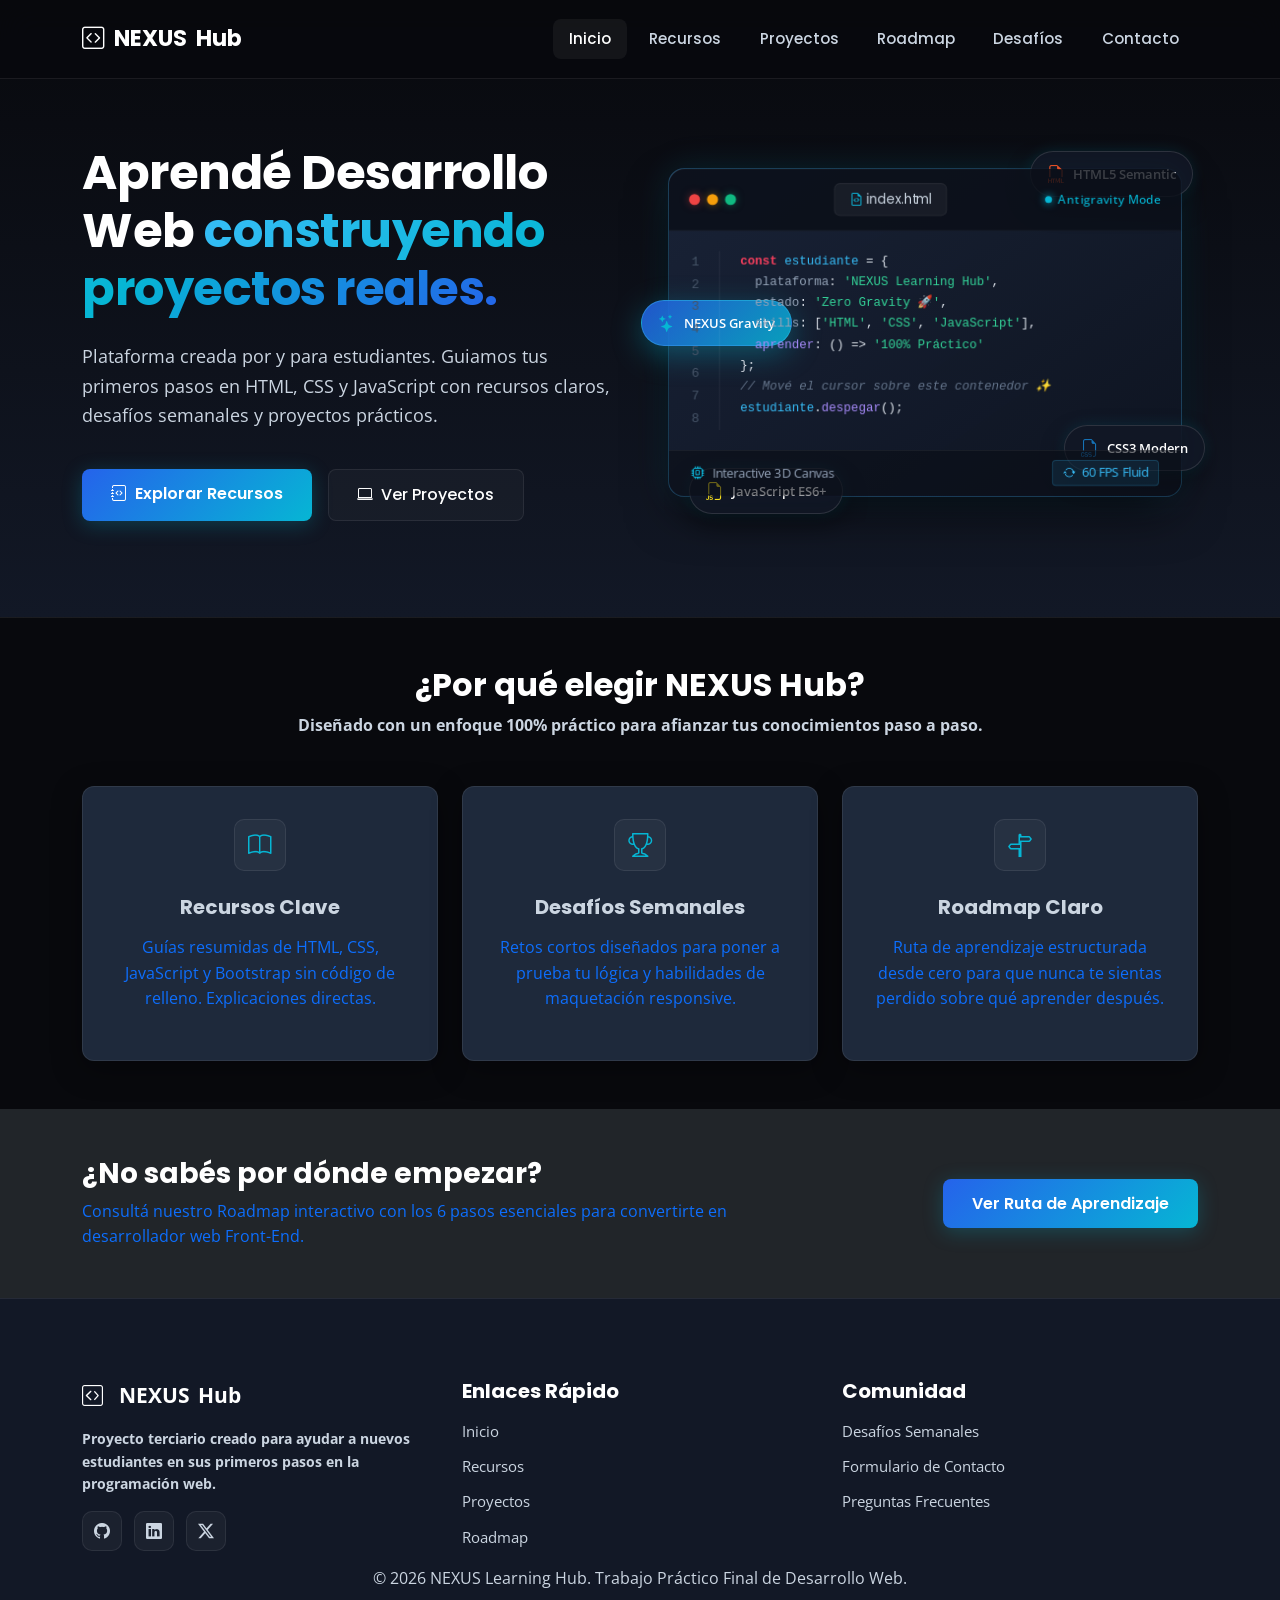
<file: index.html>
<!DOCTYPE html>
<html lang="es">

<head>
  <meta charset="UTF-8">
  <meta name="viewport" content="width=device-width, initial-scale=1.0">
  <meta name="description"
    content="NEXUS Learning Hub - Plataforma educativa para estudiantes que están comenzando en desarrollo web. Aprende HTML, CSS, JavaScript y Bootstrap.">
  <title>NEXUS Learning Hub | Inicio</title>

  <!-- Bootstrap CSS -->
  <link href="https://cdn.jsdelivr.net/npm/bootstrap@5.3.2/dist/css/bootstrap.min.css" rel="stylesheet">
  <!-- Bootstrap Icons-->
  <link href="https://cdn.jsdelivr.net/npm/bootstrap-icons@1.11.3/font/bootstrap-icons.min.css" rel="stylesheet">

  <!-- Estilos  -->
  <link rel="stylesheet" href="css/style.css">
  <link rel="stylesheet" href="css/responsive.css">
</head>

<body class="home-page">

  <!-- NAV BAR  -->
  <nav class="navbar navbar-expand-lg navbar-nexus fixed-top" data-bs-theme="dark">
    <div class="container">
      <a class="navbar-brand" href="index.html">
        <i class="bi bi-code-square"></i> NEXUS<span>Hub</span>
      </a>
      <button class="navbar-toggler" type="button" data-bs-toggle="collapse" data-bs-target="#nexusNavbar"
        aria-controls="nexusNavbar" aria-expanded="false" aria-label="Toggle navigation">
        <span class="navbar-toggler-icon"></span>
      </button>

      <div class="collapse navbar-collapse" id="nexusNavbar">
        <ul class="navbar-nav ms-auto mb-2 mb-lg-0">
          <li class="nav-item">
            <a class="nav-link active" href="index.html">Inicio</a>
          </li>
          <li class="nav-item">
            <a class="nav-link" href="recursos.html">Recursos</a>
          </li>
          <li class="nav-item">
            <a class="nav-link" href="proyectos.html">Proyectos</a>
          </li>
          <li class="nav-item">
            <a class="nav-link" href="roadmap.html">Roadmap</a>
          </li>
          <li class="nav-item">
            <a class="nav-link" href="desafios.html">Desafíos</a>
          </li>
          <li class="nav-item">
            <a class="nav-link" href="contacto.html">Contacto</a>
          </li>
        </ul>
      </div>
    </div>
  </nav>

  <!--  HERO SECTION  -->
  <header class="hero-section">
    <div class="container">
      <div class="row align-items-center gy-4">
        <div class="col-lg-6">
          <h1 class="hero-title">
            Aprendé Desarrollo Web <span class="highlight">construyendo proyectos reales.</span>
          </h1>
          <p class="hero-subtitle">
            Plataforma creada por y para estudiantes. Guiamos tus primeros pasos en HTML, CSS y JavaScript con recursos
            claros, desafíos semanales y proyectos prácticos.
          </p>
          <div class="d-flex flex-wrap gap-3 hero-buttons">
            <a href="recursos.html" class="btn btn-nexus-primary">
              <i class="bi bi-journal-code me-2"></i>Explorar Recursos
            </a>
            <a href="proyectos.html" class="btn btn-nexus-outline">
              <i class="bi bi-laptop me-2"></i>Ver Proyectos
            </a>
          </div>
        </div>
        <div class="col-lg-6 hero-img-container">
          <!-- Contenedor Antigravity 3D Interactivo con Cursor -->
          <div class="antigravity-scene" id="heroAntigravityScene" data-antigravity="true" data-tilt-max="15"
            data-drift-max="12">
            <div class="antigravity-card" id="heroCard">
              <!-- Resplandor dinámico de cursor (Spotlight / Glare) -->
              <div class="card-glare"></div>

              <!-- Barra superior estilo macOS / IDE -->
              <div class="ide-window-header">
                <div class="ide-dots">
                  <span class="dot dot-red"></span>
                  <span class="dot dot-yellow"></span>
                  <span class="dot dot-green"></span>
                </div>
                <div class="ide-tab">
                  <i class="bi bi-file-earmark-code text-info me-1"></i> index.html
                </div>
                <div class="ide-status">
                  <span class="status-pulse"></span> Antigravity Mode
                </div>
              </div>

              <!-- Cuerpo del Editor de Código con Syntax Highlighting -->
              <div class="ide-body">
                <div class="ide-line-numbers">
                  <span>1</span>
                  <span>2</span>
                  <span>3</span>
                  <span>4</span>
                  <span>5</span>
                  <span>6</span>
                  <span>7</span>
                  <span>8</span>
                </div>
                <pre class="ide-code"><code><span class="token-keyword">const</span> <span class="token-var">estudiante</span> = {
  <span class="token-prop">plataforma</span>: <span class="token-string">'NEXUS Learning Hub'</span>,
  <span class="token-prop">estado</span>: <span class="token-string">'Zero Gravity 🚀'</span>,
  <span class="token-prop">skills</span>: [<span class="token-string">'HTML'</span>, <span class="token-string">'CSS'</span>, <span class="token-string">'JavaScript'</span>],
  <span class="token-func">aprender</span>: () =&gt; <span class="token-string">'100% Práctico'</span>
};
<span class="token-comment">// Mové el cursor sobre este contenedor ✨</span>
<span class="token-var">estudiante</span>.<span class="token-func">despegar</span>();</code></pre>
              </div>

              <!-- Preview inferior -->
              <div class="ide-footer-preview">
                <div class="preview-mini-pill">
                  <i class="bi bi-cpu text-info me-1"></i> Interactive 3D Canvas
                </div>
                <div class="preview-stats">
                  <span class="stat-badge"><i class="bi bi-arrow-repeat spin-slow me-1"></i> 60 FPS Fluid</span>
                </div>
              </div>

              <!-- Elementos orbitales flotantes con Parallax en profundidad 3D -->
              <div class="floating-orbit floating-chip-1" data-depth="45">
                <div class="chip-content">
                  <i class="bi bi-filetype-html chip-icon html-icon"></i>
                  <span>HTML5 Semantic</span>
                </div>
              </div>

              <div class="floating-orbit floating-chip-2" data-depth="75">
                <div class="chip-content">
                  <i class="bi bi-filetype-css chip-icon css-icon"></i>
                  <span>CSS3 Modern</span>
                </div>
              </div>

              <div class="floating-orbit floating-chip-3" data-depth="60">
                <div class="chip-content">
                  <i class="bi bi-filetype-js chip-icon js-icon"></i>
                  <span>JavaScript ES6+</span>
                </div>
              </div>

              <div class="floating-orbit floating-chip-4" data-depth="90">
                <div class="chip-content rocket-chip">
                  <i class="bi bi-stars chip-icon glow-icon"></i>
                  <span>NEXUS Gravity</span>
                </div>
              </div>
            </div>
          </div>
        </div>
      </div>
    </div>
  </header>

  <!-- CARACTERÍSTICAS / DESTACADOS -->
  <section class="py-5">
    <div class="container">
      <div class="text-center mb-5 reveal-on-scroll">
        <h2 class="fw-bold">¿Por qué elegir NEXUS Hub?</h2>
        <p class="fw-bold">Diseñado con un enfoque 100% práctico para afianzar tus conocimientos paso a paso.</p>
      </div>

      <div class="row g-4">
        <div class="col-md-4 reveal-on-scroll">
          <div class="custom-card text-center" data-antigravity="true" data-tilt-max="8" data-drift-max="5">
            <div class="card-glare"></div>
            <div class="card-icon-wrapper mx-auto">
              <i class="bi bi-book"></i>
            </div>
            <h4 class="h5 fw-bold mb-3">Recursos Clave</h4>
            <p class="text-primary">Guías resumidas de HTML, CSS, JavaScript y Bootstrap sin código de relleno.
              Explicaciones directas.</p>
          </div>
        </div>

        <div class="col-md-4 reveal-on-scroll">
          <div class="custom-card text-center" data-antigravity="true" data-tilt-max="8" data-drift-max="5">
            <div class="card-glare"></div>
            <div class="card-icon-wrapper mx-auto">
              <i class="bi bi-trophy"></i>
            </div>
            <h4 class="h5 fw-bold mb-3">Desafíos Semanales</h4>
            <p class="text-primary">Retos cortos diseñados para poner a prueba tu lógica y habilidades de maquetación
              responsive.</p>
          </div>
        </div>

        <div class="col-md-4 reveal-on-scroll">
          <div class="custom-card text-center" data-antigravity="true" data-tilt-max="8" data-drift-max="5">
            <div class="card-glare"></div>
            <div class="card-icon-wrapper mx-auto">
              <i class="bi bi-signpost-split"></i>
            </div>
            <h4 class="h5 fw-bold mb-3">Roadmap Claro</h4>
            <p class="text-primary">Ruta de aprendizaje estructurada desde cero para que nunca te sientas perdido sobre
              qué aprender después.</p>
          </div>
        </div>
      </div>
    </div>
  </section>

  <!-- CALL TO ACTION ROADMAP  -->
  <section class="bg-dark py-5">
    <div class="container">
      <div class="row align-items-center">
        <div class="col-lg-8 reveal-on-scroll mb-4 mb-lg-0">
          <h3 class="fw-bold mb-2">¿No sabés por dónde empezar?</h3>
          <p class="text-primary mb-0">Consultá nuestro Roadmap interactivo con los 6 pasos esenciales para convertirte
            en desarrollador web Front-End.</p>
        </div>
        <div class="col-lg-4 text-lg-end reveal-on-scroll">
          <a href="roadmap.html" class="btn btn-nexus-primary">Ver Ruta de Aprendizaje</a>
        </div>
      </div>
    </div>
  </section>

  <!-- BOTÓN VOLVER ARRIBA  -->
  <button id="btn-top" title="Volver arriba">
    <i class="bi bi-arrow-up"></i>
  </button>

  <!-- FOOTER  -->
  <footer class="footer-nexus">
    <div class="container">
      <div class="row gy-4">
        <div class="col-lg-4">
          <a href="index.html" class="footer-brand">
            <i class="bi bi-code-square me-2"></i>NEXUS<span>Hub</span>
          </a>
          <p class="small fw-bold mb-3">
            Proyecto terciario creado para ayudar a nuevos estudiantes en sus primeros pasos en la programación web.
          </p>
          <div>
            <a href="#" class="social-icon-btn"><i class="bi bi-github"></i></a>
            <a href="#" class="social-icon-btn"><i class="bi bi-linkedin"></i></a>
            <a href="#" class="social-icon-btn"><i class="bi bi-twitter-x"></i></a>
          </div>
        </div>

        <div class="col-6 col-lg-4">
          <h5 class="text-white fw-bold mb-3">Enlaces Rápido</h5>
          <ul class="footer-links">
            <li><a href="index.html">Inicio</a></li>
            <li><a href="recursos.html">Recursos</a></li>
            <li><a href="proyectos.html">Proyectos</a></li>
            <li><a href="roadmap.html">Roadmap</a></li>
          </ul>
        </div>

        <div class="col-6 col-lg-4">
          <h5 class="text-white fw-bold mb-3">Comunidad</h5>
          <ul class="footer-links">
            <li><a href="desafios.html">Desafíos Semanales</a></li>
            <li><a href="contacto.html">Formulario de Contacto</a></li>
            <li><a href="#">Preguntas Frecuentes</a></li>
          </ul>
        </div>
      </div>

      <div class="footer-bottom text-center">
        <p class="mb-0">&copy; 2026 NEXUS Learning Hub. Trabajo Práctico Final de Desarrollo Web.</p>
      </div>
    </div>
  </footer>

  <!-- Bootstrap 5 JS Bundle CDN -->
  <script src="https://cdn.jsdelivr.net/npm/bootstrap@5.3.2/dist/js/bootstrap.bundle.min.js"></script>
  <!-- JavaScript Personalizado -->
  <script src="js/main.js"></script>
</body>

</html>
</file>
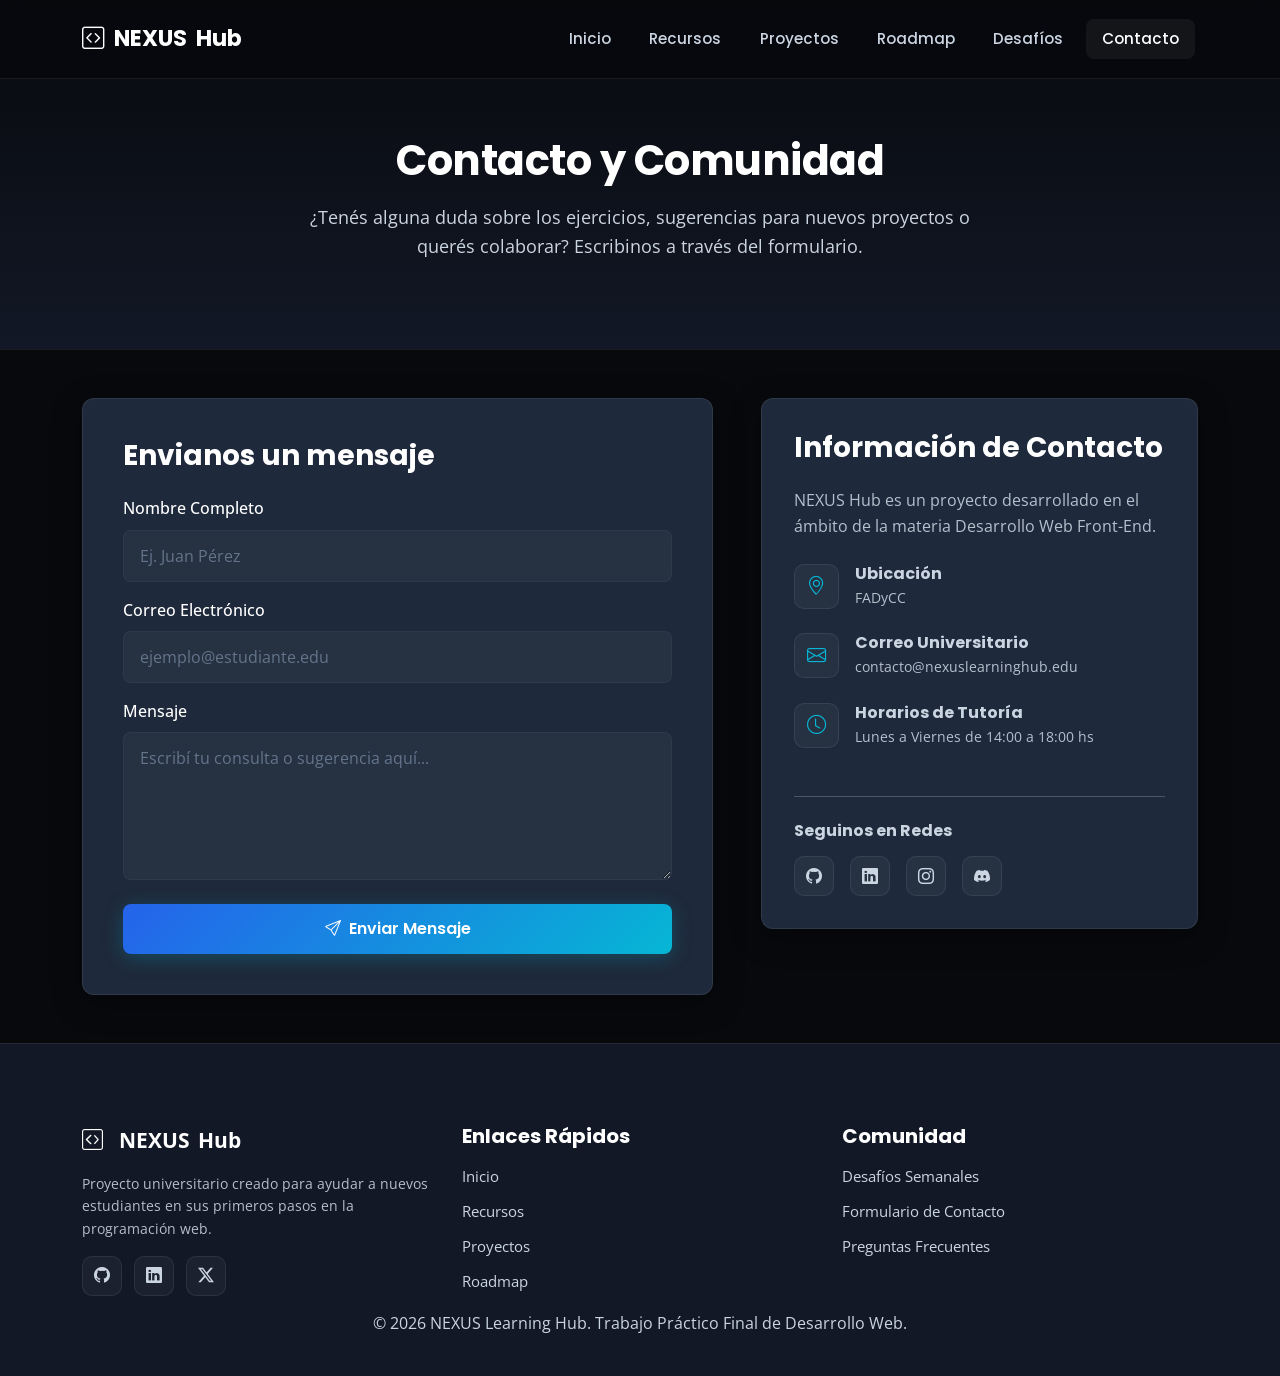
<file: contacto.html>
<!DOCTYPE html>
<html lang="es">
<head>
  <meta charset="UTF-8">
  <meta name="viewport" content="width=device-width, initial-scale=1.0">
  <meta name="description" content="Contacto con el equipo de NEXUS Learning Hub. Envianos tus dudas, sugerencias o consultas sobre desarrollo web.">
  <title>NEXUS Learning Hub | Contacto</title>

  <!-- Bootstrap 5 CSS CDN -->
  <link href="https://cdn.jsdelivr.net/npm/bootstrap@5.3.2/dist/css/bootstrap.min.css" rel="stylesheet">
  <!-- Bootstrap Icons CDN -->
  <link href="https://cdn.jsdelivr.net/npm/bootstrap-icons@1.11.3/font/bootstrap-icons.min.css" rel="stylesheet">

  <!-- Estilos Personalizados -->
  <link rel="stylesheet" href="css/style.css">
  <link rel="stylesheet" href="css/responsive.css">
</head>
<body>

  <!-- ================= NAV BAR ================= -->
  <nav class="navbar navbar-expand-lg navbar-nexus fixed-top" data-bs-theme="dark">
    <div class="container">
      <a class="navbar-brand" href="index.html">
        <i class="bi bi-code-square"></i> NEXUS<span>Hub</span>
      </a>
      <button class="navbar-toggler" type="button" data-bs-toggle="collapse" data-bs-target="#nexusNavbar" aria-controls="nexusNavbar" aria-expanded="false" aria-label="Toggle navigation">
        <span class="navbar-toggler-icon"></span>
      </button>

      <div class="collapse navbar-collapse" id="nexusNavbar">
        <ul class="navbar-nav ms-auto mb-2 mb-lg-0">
          <li class="nav-item">
            <a class="nav-link" href="index.html">Inicio</a>
          </li>
          <li class="nav-item">
            <a class="nav-link" href="recursos.html">Recursos</a>
          </li>
          <li class="nav-item">
            <a class="nav-link" href="proyectos.html">Proyectos</a>
          </li>
          <li class="nav-item">
            <a class="nav-link" href="roadmap.html">Roadmap</a>
          </li>
          <li class="nav-item">
            <a class="nav-link" href="desafios.html">Desafíos</a>
          </li>
          <li class="nav-item">
            <a class="nav-link active" href="contacto.html">Contacto</a>
          </li>
        </ul>
      </div>
    </div>
  </nav>

  <!-- ================= HEADER SECCIÓN ================= -->
  <header class="page-header">
    <div class="container">
      <h1 class="page-title">Contacto y Comunidad</h1>
      <p class="page-subtitle">
        ¿Tenés alguna duda sobre los ejercicios, sugerencias para nuevos proyectos o querés colaborar? Escribinos a través del formulario.
      </p>
    </div>
  </header>

  <!-- ================= FORMULARIO Y DATOS DE CONTACTO ================= -->
  <section class="py-5">
    <div class="container">
      <div class="row g-5 align-items-start">
        
        <!-- Columna Formulario -->
        <div class="col-lg-7 reveal-on-scroll">
          <div class="contact-card">
            <h3 class="fw-bold mb-4">Envianos un mensaje</h3>

            <!-- Contenedor para Alertas Dinámicas -->
            <div id="alert-message"></div>

            <form id="nexus-contact-form" novalidate>
              <!-- Campo Nombre -->
              <div class="mb-3">
                <label for="nombre" class="form-label fw-medium">Nombre Completo</label>
                <input type="text" class="form-control form-control-nexus" id="nombre" placeholder="Ej. Juan Pérez">
                <div class="invalid-feedback">Por favor, ingresa tu nombre.</div>
              </div>

              <!-- Campo Correo -->
              <div class="mb-3">
                <label for="correo" class="form-label fw-medium">Correo Electrónico</label>
                <input type="email" class="form-control form-control-nexus" id="correo" placeholder="ejemplo@estudiante.edu">
                <div class="invalid-feedback">Ingresa un correo válido.</div>
              </div>

              <!-- Campo Mensaje -->
              <div class="mb-4">
                <label for="mensaje" class="form-label fw-medium">Mensaje</label>
                <textarea class="form-control form-control-nexus" id="mensaje" rows="5" placeholder="Escribí tu consulta o sugerencia aquí..."></textarea>
                <div class="invalid-feedback">Escribe un mensaje de al menos 10 caracteres.</div>
              </div>

              <!-- Botón Enviar -->
              <button type="submit" class="btn btn-nexus-primary w-100">
                <i class="bi bi-send me-2"></i>Enviar Mensaje
              </button>
            </form>
          </div>
        </div>

        <!-- Columna Información Ficticia de Contacto -->
        <div class="col-lg-5 reveal-on-scroll">
          <div class="custom-card">
            <h3 class="fw-bold mb-4">Información de Contacto</h3>
            <p class="text-muted mb-4">
              NEXUS Hub es un proyecto desarrollado en el ámbito de la materia Desarrollo Web Front-End.
            </p>

            <div class="d-flex align-items-start mb-4">
              <div class="card-icon-wrapper me-3 mb-0" style="width: 45px; height: 45px; font-size: 1.2rem;">
                <i class="bi bi-geo-alt"></i>
              </div>
              <div>
                <h5 class="fw-bold mb-1 h6">Ubicación</h5>
                <p class="text-muted small mb-0">FADyCC</p>
              </div>
            </div>

            <div class="d-flex align-items-start mb-4">
              <div class="card-icon-wrapper me-3 mb-0" style="width: 45px; height: 45px; font-size: 1.2rem;">
                <i class="bi bi-envelope"></i>
              </div>
              <div>
                <h5 class="fw-bold mb-1 h6">Correo Universitario</h5>
                <p class="text-muted small mb-0">contacto@nexuslearninghub.edu</p>
              </div>
            </div>

            <div class="d-flex align-items-start mb-4">
              <div class="card-icon-wrapper me-3 mb-0" style="width: 45px; height: 45px; font-size: 1.2rem;">
                <i class="bi bi-clock"></i>
              </div>
              <div>
                <h5 class="fw-bold mb-1 h6">Horarios de Tutoría</h5>
                <p class="text-muted small mb-0">Lunes a Viernes de 14:00 a 18:00 hs</p>
              </div>
            </div>

            <hr class="my-4 opacity-25">

            <h5 class="fw-bold mb-3 h6">Seguinos en Redes</h5>
            <div class="d-flex gap-2">
              <a href="#" class="social-icon-btn"><i class="bi bi-github"></i></a>
              <a href="#" class="social-icon-btn"><i class="bi bi-linkedin"></i></a>
              <a href="#" class="social-icon-btn"><i class="bi bi-instagram"></i></a>
              <a href="#" class="social-icon-btn"><i class="bi bi-discord"></i></a>
            </div>
          </div>
        </div>

      </div>
    </div>
  </section>

  <!-- BOTÓN VOLVER ARRIBA -->
  <button id="btn-top" title="Volver arriba">
    <i class="bi bi-arrow-up"></i>
  </button>

  <!-- FOOTER -->
  <footer class="footer-nexus">
    <div class="container">
      <div class="row gy-4">
        <div class="col-lg-4">
          <a href="index.html" class="footer-brand">
            <i class="bi bi-code-square me-2"></i>NEXUS<span>Hub</span>
          </a>
          <p class="small text-muted mb-3">
            Proyecto universitario creado para ayudar a nuevos estudiantes en sus primeros pasos en la programación web.
          </p>
          <div>
            <a href="#" class="social-icon-btn"><i class="bi bi-github"></i></a>
            <a href="#" class="social-icon-btn"><i class="bi bi-linkedin"></i></a>
            <a href="#" class="social-icon-btn"><i class="bi bi-twitter-x"></i></a>
          </div>
        </div>

        <div class="col-6 col-lg-4">
          <h5 class="text-white fw-bold mb-3">Enlaces Rápidos</h5>
          <ul class="footer-links">
            <li><a href="index.html">Inicio</a></li>
            <li><a href="recursos.html">Recursos</a></li>
            <li><a href="proyectos.html">Proyectos</a></li>
            <li><a href="roadmap.html">Roadmap</a></li>
          </ul>
        </div>

        <div class="col-6 col-lg-4">
          <h5 class="text-white fw-bold mb-3">Comunidad</h5>
          <ul class="footer-links">
            <li><a href="desafios.html">Desafíos Semanales</a></li>
            <li><a href="contacto.html">Formulario de Contacto</a></li>
            <li><a href="#">Preguntas Frecuentes</a></li>
          </ul>
        </div>
      </div>

      <div class="footer-bottom text-center">
        <p class="mb-0">&copy; 2026 NEXUS Learning Hub. Trabajo Práctico Final de Desarrollo Web.</p>
      </div>
    </div>
  </footer>

  <!-- Bootstrap 5 JS Bundle CDN -->
  <script src="https://cdn.jsdelivr.net/npm/bootstrap@5.3.2/dist/js/bootstrap.bundle.min.js"></script>
  <!-- JavaScript Personalizado -->
  <script src="js/main.js"></script>
  <script src="js/contact.js"></script>
</body>
</html>
</file>
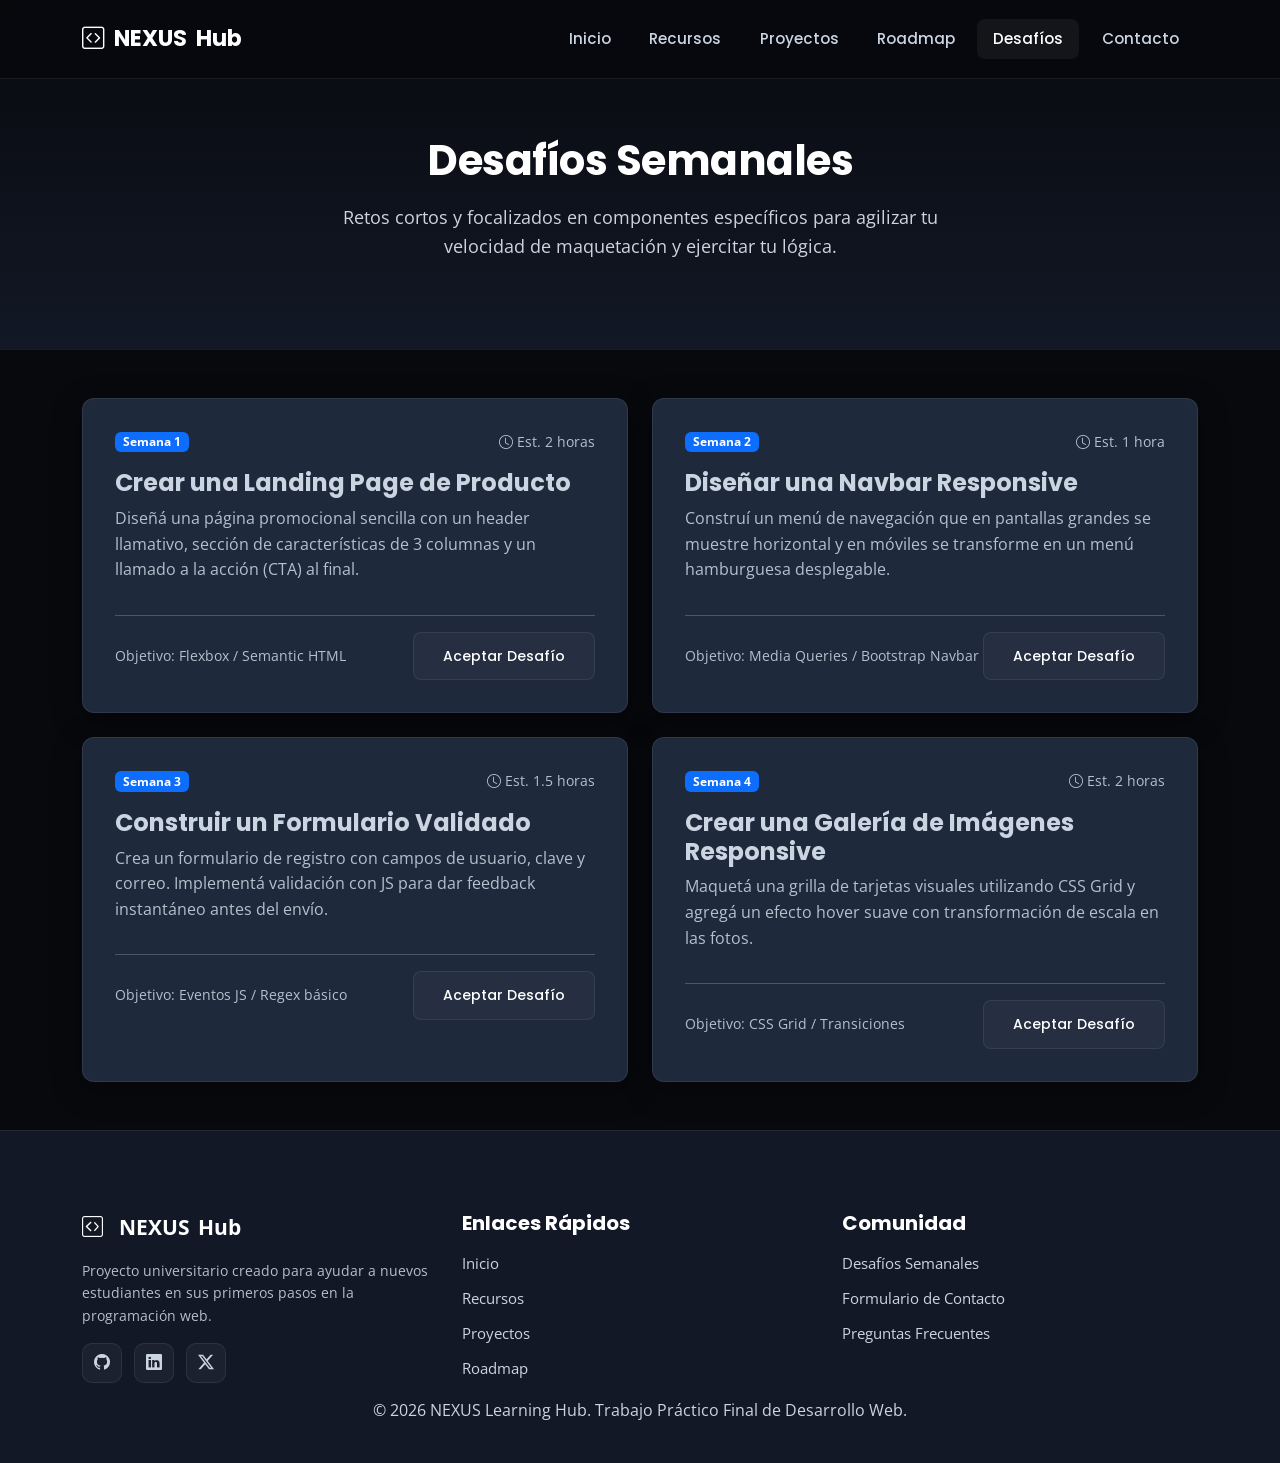
<file: desafios.html>
<!DOCTYPE html>
<html lang="es">
<head>
  <meta charset="UTF-8">
  <meta name="viewport" content="width=device-width, initial-scale=1.0">
  <meta name="description" content="Desafíos semanales de código para estudiantes. Practicá maquetación responsive, componentes y lógica con retos cortos.">
  <title>NEXUS Learning Hub | Desafíos</title>

  <!-- Bootstrap 5 CSS CDN -->
  <link href="https://cdn.jsdelivr.net/npm/bootstrap@5.3.2/dist/css/bootstrap.min.css" rel="stylesheet">
  <!-- Bootstrap Icons CDN -->
  <link href="https://cdn.jsdelivr.net/npm/bootstrap-icons@1.11.3/font/bootstrap-icons.min.css" rel="stylesheet">

  <!-- Estilos Personalizados -->
  <link rel="stylesheet" href="css/style.css">
  <link rel="stylesheet" href="css/responsive.css">
</head>
<body>

  <!-- NAV BAR -->
  <nav class="navbar navbar-expand-lg navbar-nexus fixed-top" data-bs-theme="dark">
    <div class="container">
      <a class="navbar-brand" href="index.html">
        <i class="bi bi-code-square"></i> NEXUS<span>Hub</span>
      </a>
      <button class="navbar-toggler" type="button" data-bs-toggle="collapse" data-bs-target="#nexusNavbar" aria-controls="nexusNavbar" aria-expanded="false" aria-label="Toggle navigation">
        <span class="navbar-toggler-icon"></span>
      </button>

      <div class="collapse navbar-collapse" id="nexusNavbar">
        <ul class="navbar-nav ms-auto mb-2 mb-lg-0">
          <li class="nav-item">
            <a class="nav-link" href="index.html">Inicio</a>
          </li>
          <li class="nav-item">
            <a class="nav-link" href="recursos.html">Recursos</a>
          </li>
          <li class="nav-item">
            <a class="nav-link" href="proyectos.html">Proyectos</a>
          </li>
          <li class="nav-item">
            <a class="nav-link" href="roadmap.html">Roadmap</a>
          </li>
          <li class="nav-item">
            <a class="nav-link active" href="desafios.html">Desafíos</a>
          </li>
          <li class="nav-item">
            <a class="nav-link" href="contacto.html">Contacto</a>
          </li>
        </ul>
      </div>
    </div>
  </nav>

  <!-- HEADER SECCIÓN -->
  <header class="page-header">
    <div class="container">
      <h1 class="page-title">Desafíos Semanales</h1>
      <p class="page-subtitle">
        Retos cortos y focalizados en componentes específicos para agilizar tu velocidad de maquetación y ejercitar tu lógica.
      </p>
    </div>
  </header>

  <!-- TARJETAS DE DESAFÍOS -->
  <section class="py-5">
    <div class="container">
      <div class="row g-4">
        
        <!-- Desafío 1: Landing Page -->
        <div class="col-md-6 reveal-on-scroll">
          <div class="custom-card">
            <div class="d-flex justify-content-between align-items-center mb-3">
              <span class="badge bg-primary text-white">Semana 1</span>
              <span class="text-muted small"><i class="bi bi-clock me-1"></i>Est. 2 horas</span>
            </div>
            <h3 class="h4 fw-bold mb-2">Crear una Landing Page de Producto</h3>
            <p class="text-muted">
              Diseñá una página promocional sencilla con un header llamativo, sección de características de 3 columnas y un llamado a la acción (CTA) al final.
            </p>
            <hr class="my-3 opacity-25">
            <div class="d-flex align-items-center justify-content-between">
              <span class="small text-muted">Objetivo: Flexbox / Semantic HTML</span>
              <button class="btn btn-nexus-outline btn-sm" onclick="alert('¡Desafío iniciado! Descargá la plantilla inicial en la sección de Recursos.')">
                Aceptar Desafío
              </button>
            </div>
          </div>
        </div>

        <!-- Desafío 2: Navbar Responsive -->
        <div class="col-md-6 reveal-on-scroll">
          <div class="custom-card">
            <div class="d-flex justify-content-between align-items-center mb-3">
              <span class="badge bg-primary text-white">Semana 2</span>
              <span class="text-muted small"><i class="bi bi-clock me-1"></i>Est. 1 hora</span>
            </div>
            <h3 class="h4 fw-bold mb-2">Diseñar una Navbar Responsive</h3>
            <p class="text-muted">
              Construí un menú de navegación que en pantallas grandes se muestre horizontal y en móviles se transforme en un menú hamburguesa desplegable.
            </p>
            <hr class="my-3 opacity-25">
            <div class="d-flex align-items-center justify-content-between">
              <span class="small text-muted">Objetivo: Media Queries / Bootstrap Navbar</span>
              <button class="btn btn-nexus-outline btn-sm" onclick="alert('¡Desafío iniciado! Descargá la plantilla inicial en la sección de Recursos.')">
                Aceptar Desafío
              </button>
            </div>
          </div>
        </div>

        <!-- Desafío 3: Formulario Validado -->
        <div class="col-md-6 reveal-on-scroll">
          <div class="custom-card">
            <div class="d-flex justify-content-between align-items-center mb-3">
              <span class="badge bg-primary text-white">Semana 3</span>
              <span class="text-muted small"><i class="bi bi-clock me-1"></i>Est. 1.5 horas</span>
            </div>
            <h3 class="h4 fw-bold mb-2">Construir un Formulario Validado</h3>
            <p class="text-muted">
              Crea un formulario de registro con campos de usuario, clave y correo. Implementá validación con JS para dar feedback instantáneo antes del envío.
            </p>
            <hr class="my-3 opacity-25">
            <div class="d-flex align-items-center justify-content-between">
              <span class="small text-muted">Objetivo: Eventos JS / Regex básico</span>
              <button class="btn btn-nexus-outline btn-sm" onclick="alert('¡Desafío iniciado! Descargá la plantilla inicial en la sección de Recursos.')">
                Aceptar Desafío
              </button>
            </div>
          </div>
        </div>

        <!-- Desafío 4: Galería Interactiva -->
        <div class="col-md-6 reveal-on-scroll">
          <div class="custom-card">
            <div class="d-flex justify-content-between align-items-center mb-3">
              <span class="badge bg-primary text-white">Semana 4</span>
              <span class="text-muted small"><i class="bi bi-clock me-1"></i>Est. 2 horas</span>
            </div>
            <h3 class="h4 fw-bold mb-2">Crear una Galería de Imágenes Responsive</h3>
            <p class="text-muted">
              Maquetá una grilla de tarjetas visuales utilizando CSS Grid y agregá un efecto hover suave con transformación de escala en las fotos.
            </p>
            <hr class="my-3 opacity-25">
            <div class="d-flex align-items-center justify-content-between">
              <span class="small text-muted">Objetivo: CSS Grid / Transiciones</span>
              <button class="btn btn-nexus-outline btn-sm" onclick="alert('¡Desafío iniciado! Descargá la plantilla inicial en la sección de Recursos.')">
                Aceptar Desafío
              </button>
            </div>
          </div>
        </div>

      </div>
    </div>
  </section>

  <!-- BOTÓN VOLVER ARRIBA -->
  <button id="btn-top" title="Volver arriba">
    <i class="bi bi-arrow-up"></i>
  </button>

  <!-- FOOTER -->
  <footer class="footer-nexus">
    <div class="container">
      <div class="row gy-4">
        <div class="col-lg-4">
          <a href="index.html" class="footer-brand">
            <i class="bi bi-code-square me-2"></i>NEXUS<span>Hub</span>
          </a>
          <p class="small text-muted mb-3">
            Proyecto universitario creado para ayudar a nuevos estudiantes en sus primeros pasos en la programación web.
          </p>
          <div>
            <a href="#" class="social-icon-btn"><i class="bi bi-github"></i></a>
            <a href="#" class="social-icon-btn"><i class="bi bi-linkedin"></i></a>
            <a href="#" class="social-icon-btn"><i class="bi bi-twitter-x"></i></a>
          </div>
        </div>

        <div class="col-6 col-lg-4">
          <h5 class="text-white fw-bold mb-3">Enlaces Rápidos</h5>
          <ul class="footer-links">
            <li><a href="index.html">Inicio</a></li>
            <li><a href="recursos.html">Recursos</a></li>
            <li><a href="proyectos.html">Proyectos</a></li>
            <li><a href="roadmap.html">Roadmap</a></li>
          </ul>
        </div>

        <div class="col-6 col-lg-4">
          <h5 class="text-white fw-bold mb-3">Comunidad</h5>
          <ul class="footer-links">
            <li><a href="desafios.html">Desafíos Semanales</a></li>
            <li><a href="contacto.html">Formulario de Contacto</a></li>
            <li><a href="#">Preguntas Frecuentes</a></li>
          </ul>
        </div>
      </div>

      <div class="footer-bottom text-center">
        <p class="mb-0">&copy; 2026 NEXUS Learning Hub. Trabajo Práctico Final de Desarrollo Web.</p>
      </div>
    </div>
  </footer>

  <!-- Bootstrap 5 JS Bundle CDN -->
  <script src="https://cdn.jsdelivr.net/npm/bootstrap@5.3.2/dist/js/bootstrap.bundle.min.js"></script>
  <!-- JavaScript Personalizado -->
  <script src="js/main.js"></script>
</body>
</html>
</file>
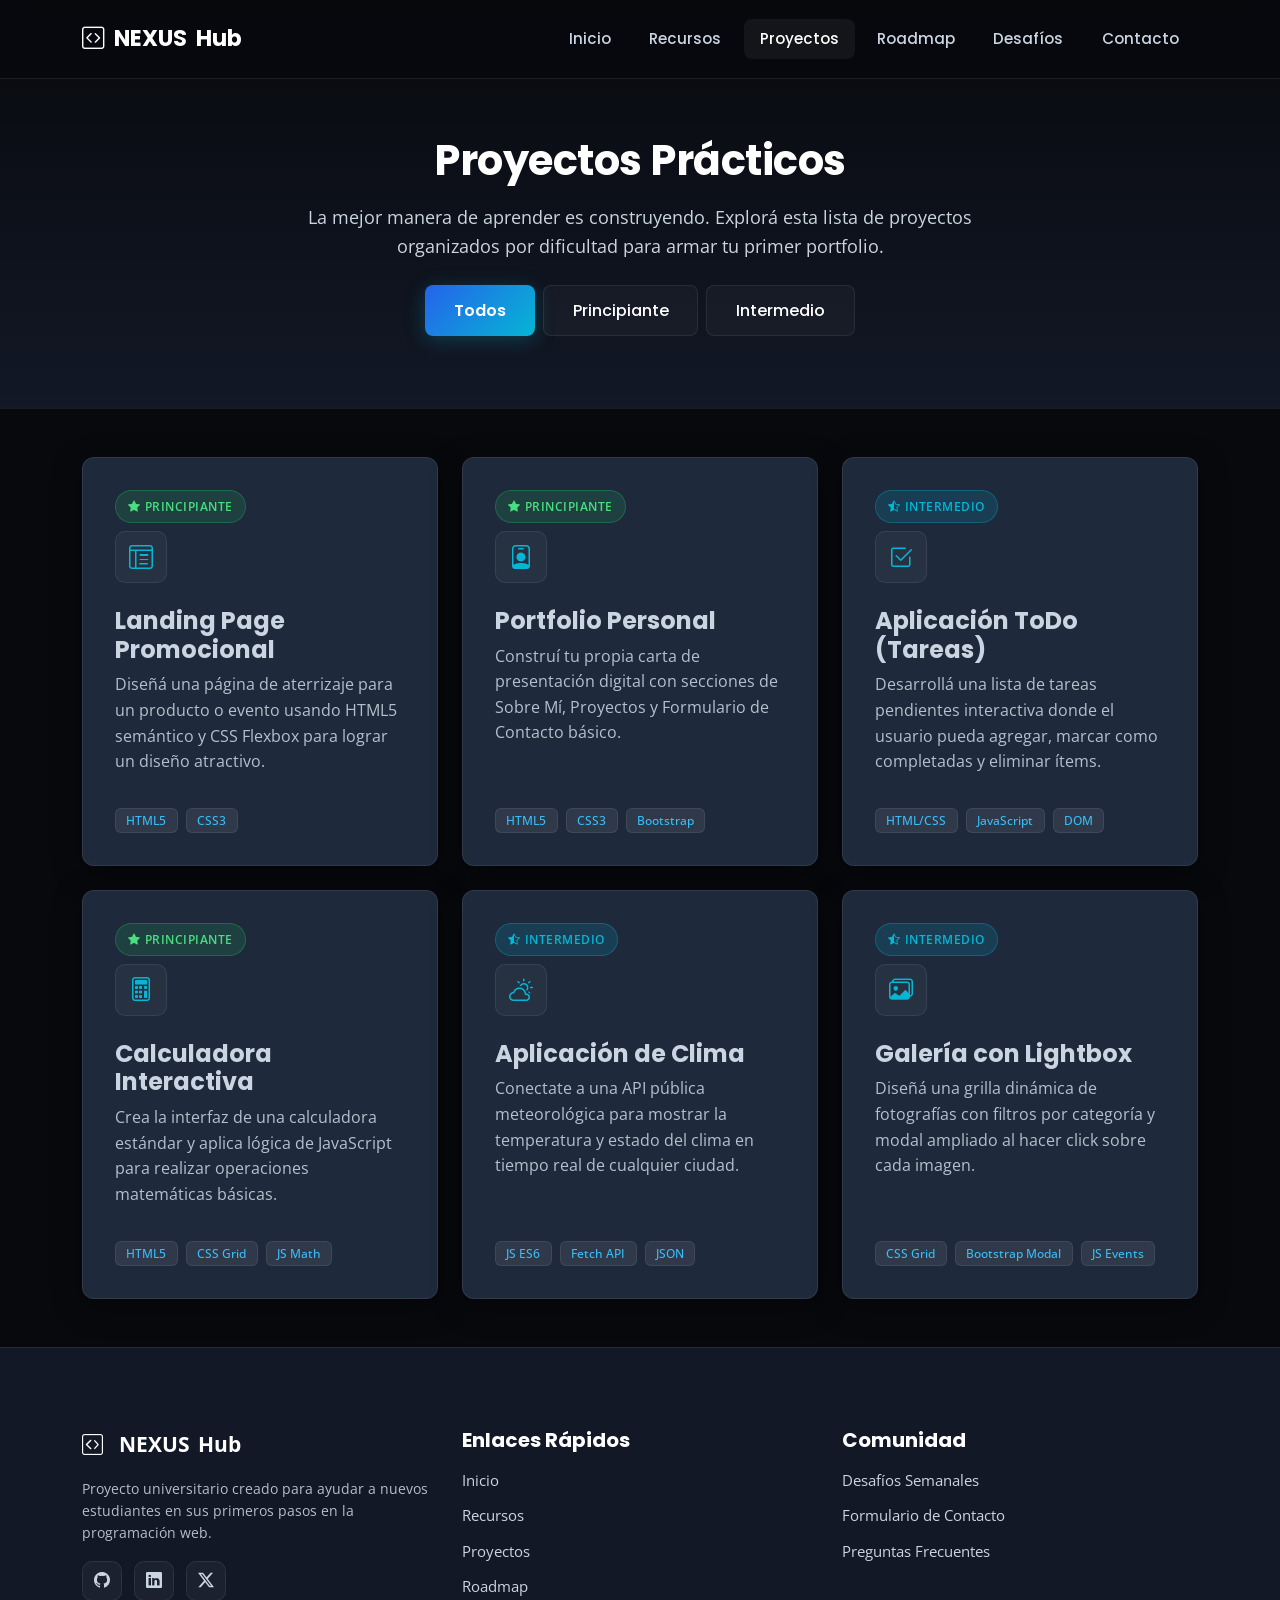
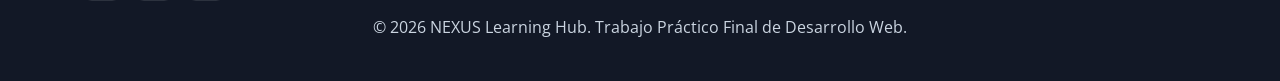
<file: proyectos.html>
<!DOCTYPE html>
<html lang="es">
<head>
  <meta charset="UTF-8">
  <meta name="viewport" content="width=device-width, initial-scale=1.0">
  <meta name="description" content="Catálogo de proyectos recomendados para estudiantes de desarrollo web. Proyectos nivel Principiante e Intermedio para practicar.">
  <title>NEXUS Learning Hub | Proyectos</title>

  <!-- Bootstrap 5 CSS CDN -->
  <link href="https://cdn.jsdelivr.net/npm/bootstrap@5.3.2/dist/css/bootstrap.min.css" rel="stylesheet">
  <!-- Bootstrap Icons CDN -->
  <link href="https://cdn.jsdelivr.net/npm/bootstrap-icons@1.11.3/font/bootstrap-icons.min.css" rel="stylesheet">

  <!-- Estilos Personalizados -->
  <link rel="stylesheet" href="css/style.css">
  <link rel="stylesheet" href="css/responsive.css">
</head>
<body>

  <!--  NAV BAR  -->
  <nav class="navbar navbar-expand-lg navbar-nexus fixed-top" data-bs-theme="dark">
    <div class="container">
      <a class="navbar-brand" href="index.html">
        <i class="bi bi-code-square"></i> NEXUS<span>Hub</span>
      </a>
      <button class="navbar-toggler" type="button" data-bs-toggle="collapse" data-bs-target="#nexusNavbar" aria-controls="nexusNavbar" aria-expanded="false" aria-label="Toggle navigation">
        <span class="navbar-toggler-icon"></span>
      </button>

      <div class="collapse navbar-collapse" id="nexusNavbar">
        <ul class="navbar-nav ms-auto mb-2 mb-lg-0">
          <li class="nav-item">
            <a class="nav-link" href="index.html">Inicio</a>
          </li>
          <li class="nav-item">
            <a class="nav-link" href="recursos.html">Recursos</a>
          </li>
          <li class="nav-item">
            <a class="nav-link active" href="proyectos.html">Proyectos</a>
          </li>
          <li class="nav-item">
            <a class="nav-link" href="roadmap.html">Roadmap</a>
          </li>
          <li class="nav-item">
            <a class="nav-link" href="desafios.html">Desafíos</a>
          </li>
          <li class="nav-item">
            <a class="nav-link" href="contacto.html">Contacto</a>
          </li>
        </ul>
      </div>
    </div>
  </nav>

  <!-- HEADER SECCIÓN -->
  <header class="page-header">
    <div class="container">
      <h1 class="page-title">Proyectos Prácticos</h1>
      <p class="page-subtitle">
        La mejor manera de aprender es construyendo. Explorá esta lista de proyectos organizados por dificultad para armar tu primer portfolio.
      </p>
      
      <!-- Botones de Filtro -->
      <div class="d-flex justify-content-center gap-2 mt-4 flex-wrap">
        <button class="btn btn-nexus-primary btn-filter active" data-filter="all">Todos</button>
        <button class="btn btn-nexus-outline btn-filter" data-filter="principiante">Principiante</button>
        <button class="btn btn-nexus-outline btn-filter" data-filter="intermedio">Intermedio</button>
      </div>
    </div>
  </header>

  <!-- CATÁLOGO DE PROYECTOS -->
  <section class="py-5">
    <div class="container">
      <div class="row g-4" id="projects-container">
        
        <!-- Proyecto 1: Landing Page -->
        <div class="col-md-6 col-lg-4 project-item reveal-on-scroll" data-category="principiante">
          <div class="custom-card">
            <div>
              <span class="badge-dificultad badge-principiante"><i class="bi bi-star-fill me-1"></i>Principiante</span>
            </div>
            <div class="card-icon-wrapper mt-2">
              <i class="bi bi-layout-text-window-reverse"></i>
            </div>
            <h3 class="h4 fw-bold mb-2">Landing Page Promocional</h3>
            <p class="text-muted flex-grow-1">
              Diseñá una página de aterrizaje para un producto o evento usando HTML5 semántico y CSS Flexbox para lograr un diseño atractivo.
            </p>
            <div class="mt-3">
              <span class="badge bg-light text-dark me-1">HTML5</span>
              <span class="badge bg-light text-dark">CSS3</span>
            </div>
          </div>
        </div>

        <!-- Proyecto 2: Portfolio Personal -->
        <div class="col-md-6 col-lg-4 project-item reveal-on-scroll" data-category="principiante">
          <div class="custom-card">
            <div>
              <span class="badge-dificultad badge-principiante"><i class="bi bi-star-fill me-1"></i>Principiante</span>
            </div>
            <div class="card-icon-wrapper mt-2">
              <i class="bi bi-person-badge"></i>
            </div>
            <h3 class="h4 fw-bold mb-2">Portfolio Personal</h3>
            <p class="text-muted flex-grow-1">
              Construí tu propia carta de presentación digital con secciones de Sobre Mí, Proyectos y Formulario de Contacto básico.
            </p>
            <div class="mt-3">
              <span class="badge bg-light text-dark me-1">HTML5</span>
              <span class="badge bg-light text-dark me-1">CSS3</span>
              <span class="badge bg-light text-dark">Bootstrap</span>
            </div>
          </div>
        </div>

        <!-- Proyecto 3: ToDo App -->
        <div class="col-md-6 col-lg-4 project-item reveal-on-scroll" data-category="intermedio">
          <div class="custom-card">
            <div>
              <span class="badge-dificultad badge-intermedio"><i class="bi bi-star-half me-1"></i>Intermedio</span>
            </div>
            <div class="card-icon-wrapper mt-2">
              <i class="bi bi-check2-square"></i>
            </div>
            <h3 class="h4 fw-bold mb-2">Aplicación ToDo (Tareas)</h3>
            <p class="text-muted flex-grow-1">
              Desarrollá una lista de tareas pendientes interactiva donde el usuario pueda agregar, marcar como completadas y eliminar ítems.
            </p>
            <div class="mt-3">
              <span class="badge bg-light text-dark me-1">HTML/CSS</span>
              <span class="badge bg-light text-dark me-1">JavaScript</span>
              <span class="badge bg-light text-dark">DOM</span>
            </div>
          </div>
        </div>

        <!-- Proyecto 4: Calculadora -->
        <div class="col-md-6 col-lg-4 project-item reveal-on-scroll" data-category="principiante">
          <div class="custom-card">
            <div>
              <span class="badge-dificultad badge-principiante"><i class="bi bi-star-fill me-1"></i>Principiante</span>
            </div>
            <div class="card-icon-wrapper mt-2">
              <i class="bi bi-calculator"></i>
            </div>
            <h3 class="h4 fw-bold mb-2">Calculadora Interactiva</h3>
            <p class="text-muted flex-grow-1">
              Crea la interfaz de una calculadora estándar y aplica lógica de JavaScript para realizar operaciones matemáticas básicas.
            </p>
            <div class="mt-3">
              <span class="badge bg-light text-dark me-1">HTML5</span>
              <span class="badge bg-light text-dark me-1">CSS Grid</span>
              <span class="badge bg-light text-dark">JS Math</span>
            </div>
          </div>
        </div>

        <!-- Proyecto 5: App de Clima -->
        <div class="col-md-6 col-lg-4 project-item reveal-on-scroll" data-category="intermedio">
          <div class="custom-card">
            <div>
              <span class="badge-dificultad badge-intermedio"><i class="bi bi-star-half me-1"></i>Intermedio</span>
            </div>
            <div class="card-icon-wrapper mt-2">
              <i class="bi bi-cloud-sun"></i>
            </div>
            <h3 class="h4 fw-bold mb-2">Aplicación de Clima</h3>
            <p class="text-muted flex-grow-1">
              Conectate a una API pública meteorológica para mostrar la temperatura y estado del clima en tiempo real de cualquier ciudad.
            </p>
            <div class="mt-3">
              <span class="badge bg-light text-dark me-1">JS ES6</span>
              <span class="badge bg-light text-dark me-1">Fetch API</span>
              <span class="badge bg-light text-dark">JSON</span>
            </div>
          </div>
        </div>

        <!-- Proyecto 6: Galería de Imágenes -->
        <div class="col-md-6 col-lg-4 project-item reveal-on-scroll" data-category="intermedio">
          <div class="custom-card">
            <div>
              <span class="badge-dificultad badge-intermedio"><i class="bi bi-star-half me-1"></i>Intermedio</span>
            </div>
            <div class="card-icon-wrapper mt-2">
              <i class="bi bi-images"></i>
            </div>
            <h3 class="h4 fw-bold mb-2">Galería con Lightbox</h3>
            <p class="text-muted flex-grow-1">
              Diseñá una grilla dinámica de fotografías con filtros por categoría y modal ampliado al hacer click sobre cada imagen.
            </p>
            <div class="mt-3">
              <span class="badge bg-light text-dark me-1">CSS Grid</span>
              <span class="badge bg-light text-dark me-1">Bootstrap Modal</span>
              <span class="badge bg-light text-dark">JS Events</span>
            </div>
          </div>
        </div>

      </div>
    </div>
  </section>

  <!-- BOTÓN VOLVER ARRIBA -->
  <button id="btn-top" title="Volver arriba">
    <i class="bi bi-arrow-up"></i>
  </button>

  <!-- FOOTER -->
  <footer class="footer-nexus">
    <div class="container">
      <div class="row gy-4">
        <div class="col-lg-4">
          <a href="index.html" class="footer-brand">
            <i class="bi bi-code-square me-2"></i>NEXUS<span>Hub</span>
          </a>
          <p class="small text-muted mb-3">
            Proyecto universitario creado para ayudar a nuevos estudiantes en sus primeros pasos en la programación web.
          </p>
          <div>
            <a href="#" class="social-icon-btn"><i class="bi bi-github"></i></a>
            <a href="#" class="social-icon-btn"><i class="bi bi-linkedin"></i></a>
            <a href="#" class="social-icon-btn"><i class="bi bi-twitter-x"></i></a>
          </div>
        </div>

        <div class="col-6 col-lg-4">
          <h5 class="text-white fw-bold mb-3">Enlaces Rápidos</h5>
          <ul class="footer-links">
            <li><a href="index.html">Inicio</a></li>
            <li><a href="recursos.html">Recursos</a></li>
            <li><a href="proyectos.html">Proyectos</a></li>
            <li><a href="roadmap.html">Roadmap</a></li>
          </ul>
        </div>

        <div class="col-6 col-lg-4">
          <h5 class="text-white fw-bold mb-3">Comunidad</h5>
          <ul class="footer-links">
            <li><a href="desafios.html">Desafíos Semanales</a></li>
            <li><a href="contacto.html">Formulario de Contacto</a></li>
            <li><a href="#">Preguntas Frecuentes</a></li>
          </ul>
        </div>
      </div>

      <div class="footer-bottom text-center">
        <p class="mb-0">&copy; 2026 NEXUS Learning Hub. Trabajo Práctico Final de Desarrollo Web.</p>
      </div>
    </div>
  </footer>

  <!-- Bootstrap 5 JS Bundle CDN -->
  <script src="https://cdn.jsdelivr.net/npm/bootstrap@5.3.2/dist/js/bootstrap.bundle.min.js"></script>
  <!-- JavaScript Personalizado -->
  <script src="js/main.js"></script>
</body>
</html>
</file>
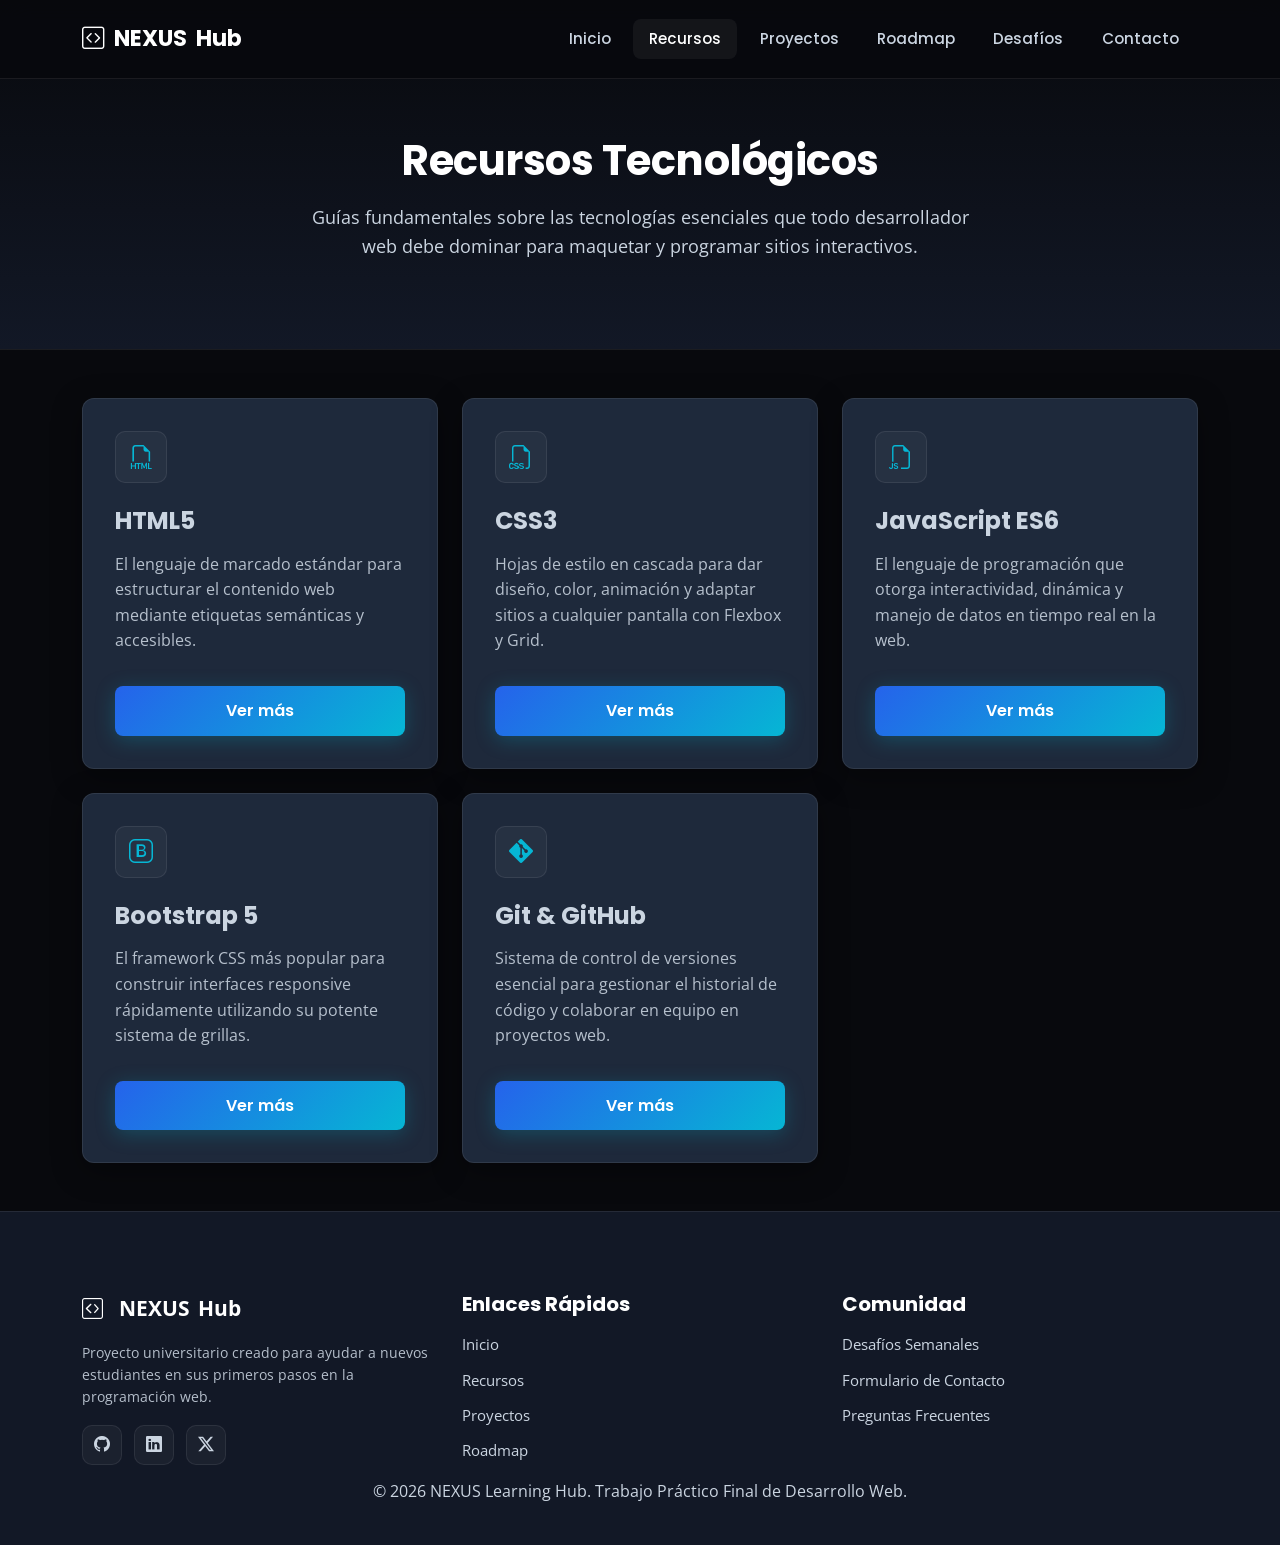
<file: recursos.html>
<!DOCTYPE html>
<html lang="es">
<head>
  <meta charset="UTF-8">
  <meta name="viewport" content="width=device-width, initial-scale=1.0">
  <meta name="description" content="Recursos esenciales de HTML5, CSS3, JavaScript, Bootstrap y Git para estudiantes de desarrollo web.">
  <title>NEXUS Learning Hub | Recursos</title>

  <!-- Bootstrap 5 CSS CDN -->
  <link href="https://cdn.jsdelivr.net/npm/bootstrap@5.3.2/dist/css/bootstrap.min.css" rel="stylesheet">
  <!-- Bootstrap Icons CDN -->
  <link href="https://cdn.jsdelivr.net/npm/bootstrap-icons@1.11.3/font/bootstrap-icons.min.css" rel="stylesheet">

  <!-- Estilos Personalizados -->
  <link rel="stylesheet" href="css/style.css">
  <link rel="stylesheet" href="css/responsive.css">
</head>
<body>

  <!-- NAV BAR -->
  <nav class="navbar navbar-expand-lg navbar-nexus fixed-top" data-bs-theme="dark">
    <div class="container">
      <a class="navbar-brand" href="index.html">
        <i class="bi bi-code-square"></i> NEXUS<span>Hub</span>
      </a>
      <button class="navbar-toggler" type="button" data-bs-toggle="collapse" data-bs-target="#nexusNavbar" aria-controls="nexusNavbar" aria-expanded="false" aria-label="Toggle navigation">
        <span class="navbar-toggler-icon"></span>
      </button>

      <div class="collapse navbar-collapse" id="nexusNavbar">
        <ul class="navbar-nav ms-auto mb-2 mb-lg-0">
          <li class="nav-item">
            <a class="nav-link" href="index.html">Inicio</a>
          </li>
          <li class="nav-item">
            <a class="nav-link active" href="recursos.html">Recursos</a>
          </li>
          <li class="nav-item">
            <a class="nav-link" href="proyectos.html">Proyectos</a>
          </li>
          <li class="nav-item">
            <a class="nav-link" href="roadmap.html">Roadmap</a>
          </li>
          <li class="nav-item">
            <a class="nav-link" href="desafios.html">Desafíos</a>
          </li>
          <li class="nav-item">
            <a class="nav-link" href="contacto.html">Contacto</a>
          </li>
        </ul>
      </div>
    </div>
  </nav>

  <!-- HEADER SECCIÓN -->
  <header class="page-header">
    <div class="container">
      <h1 class="page-title">Recursos Tecnológicos</h1>
      <p class="page-subtitle">
        Guías fundamentales sobre las tecnologías esenciales que todo desarrollador web debe dominar para maquetar y programar sitios interactivos.
      </p>
    </div>
  </header>

  <!-- TARJETAS DE RECURSOS -->
  <section class="py-5">
    <div class="container">
      <div class="row g-4">
        
        <!-- HTML5 Card -->
        <div class="col-md-6 col-lg-4 reveal-on-scroll">
          <div class="custom-card">
            <div class="card-icon-wrapper">
              <i class="bi bi-filetype-html"></i>
            </div>
            <h3 class="h4 fw-bold mb-3">HTML5</h3>
            <p class="text-muted flex-grow-1">
              El lenguaje de marcado estándar para estructurar el contenido web mediante etiquetas semánticas y accesibles.
            </p>
            <button class="btn btn-nexus-primary mt-3 w-100" data-bs-toggle="modal" data-bs-target="#modalHtml">
              Ver más
            </button>
          </div>
        </div>

        <!-- CSS3 Card -->
        <div class="col-md-6 col-lg-4 reveal-on-scroll">
          <div class="custom-card">
            <div class="card-icon-wrapper">
              <i class="bi bi-filetype-css"></i>
            </div>
            <h3 class="h4 fw-bold mb-3">CSS3</h3>
            <p class="text-muted flex-grow-1">
              Hojas de estilo en cascada para dar diseño, color, animación y adaptar sitios a cualquier pantalla con Flexbox y Grid.
            </p>
            <button class="btn btn-nexus-primary mt-3 w-100" data-bs-toggle="modal" data-bs-target="#modalCss">
              Ver más
            </button>
          </div>
        </div>

        <!-- JavaScript Card -->
        <div class="col-md-6 col-lg-4 reveal-on-scroll">
          <div class="custom-card">
            <div class="card-icon-wrapper">
              <i class="bi bi-filetype-js"></i>
            </div>
            <h3 class="h4 fw-bold mb-3">JavaScript ES6</h3>
            <p class="text-muted flex-grow-1">
              El lenguaje de programación que otorga interactividad, dinámica y manejo de datos en tiempo real en la web.
            </p>
            <button class="btn btn-nexus-primary mt-3 w-100" data-bs-toggle="modal" data-bs-target="#modalJs">
              Ver más
            </button>
          </div>
        </div>

        <!-- Bootstrap Card -->
        <div class="col-md-6 col-lg-4 reveal-on-scroll">
          <div class="custom-card">
            <div class="card-icon-wrapper">
              <i class="bi bi-bootstrap"></i>
            </div>
            <h3 class="h4 fw-bold mb-3">Bootstrap 5</h3>
            <p class="text-muted flex-grow-1">
              El framework CSS más popular para construir interfaces responsive rápidamente utilizando su potente sistema de grillas.
            </p>
            <button class="btn btn-nexus-primary mt-3 w-100" data-bs-toggle="modal" data-bs-target="#modalBootstrap">
              Ver más
            </button>
          </div>
        </div>

        <!-- Git Card -->
        <div class="col-md-6 col-lg-4 reveal-on-scroll">
          <div class="custom-card">
            <div class="card-icon-wrapper">
              <i class="bi bi-git"></i>
            </div>
            <h3 class="h4 fw-bold mb-3">Git & GitHub</h3>
            <p class="text-muted flex-grow-1">
              Sistema de control de versiones esencial para gestionar el historial de código y colaborar en equipo en proyectos web.
            </p>
            <button class="btn btn-nexus-primary mt-3 w-100" data-bs-toggle="modal" data-bs-target="#modalGit">
              Ver más
            </button>
          </div>
        </div>

      </div>
    </div>
  </section>

  <!-- MODALES DE DETALLE DE RECURSOS -->
  
  <!-- Modal HTML -->
  <div class="modal fade" id="modalHtml" tabindex="-1" aria-labelledby="modalHtmlLabel" aria-hidden="true">
    <div class="modal-dialog modal-dialog-centered">
      <div class="modal-content">
        <div class="modal-header">
          <h5 class="modal-title fw-bold" id="modalHtmlLabel"><i class="bi bi-filetype-html text-primary me-2"></i>Aprender HTML5</h5>
          <button type="button" class="btn-close" data-bs-dismiss="modal" aria-label="Close"></button>
        </div>
        <div class="modal-body">
          <p>HTML5 es la columna vertebral de cualquier sitio web. Aprenderás a utilizar etiquetas semánticas como <code>&lt;header&gt;</code>, <code>&lt;nav&gt;</code>, <code>&lt;main&gt;</code>, <code>&lt;section&gt;</code> y <code>&lt;footer&gt;</code> para crear estructuras accesibles para usuarios y motores de búsqueda.</p>
          <h6>Conceptos clave:</h6>
          <ul>
            <li>Estructura de documentos y Doctype</li>
            <li>Formularios e inputs interactivos</li>
            <li>Elementos multimedia (&lt;img&gt;, &lt;video&gt;, &lt;audio&gt;)</li>
          </ul>
        </div>
        <div class="modal-footer">
          <button type="button" class="btn btn-secondary" data-bs-dismiss="modal">Cerrar</button>
        </div>
      </div>
    </div>
  </div>

  <!-- Modal CSS -->
  <div class="modal fade" id="modalCss" tabindex="-1" aria-labelledby="modalCssLabel" aria-hidden="true">
    <div class="modal-dialog modal-dialog-centered">
      <div class="modal-content">
        <div class="modal-header">
          <h5 class="modal-title fw-bold" id="modalCssLabel"><i class="bi bi-filetype-css text-primary me-2"></i>Aprender CSS3</h5>
          <button type="button" class="btn-close" data-bs-dismiss="modal" aria-label="Close"></button>
        </div>
        <div class="modal-body">
          <p>Con CSS3 darás vida y estilo a la estructura HTML. Te enseñaremos a manejar la cascada, la especificidad y el modelo de caja, además de dominar diagramaciones avanzadas.</p>
          <h6>Conceptos clave:</h6>
          <ul>
            <li>Flexbox para alineación unidimensional</li>
            <li>CSS Grid para layouts bidimensionales</li>
            <li>Media Queries para adaptabilidad responsive</li>
            <li>Variables CSS y animaciones fluidas</li>
          </ul>
        </div>
        <div class="modal-footer">
          <button type="button" class="btn btn-secondary" data-bs-dismiss="modal">Cerrar</button>
        </div>
      </div>
    </div>
  </div>

  <!-- Modal JS -->
  <div class="modal fade" id="modalJs" tabindex="-1" aria-labelledby="modalJsLabel" aria-hidden="true">
    <div class="modal-dialog modal-dialog-centered">
      <div class="modal-content">
        <div class="modal-header">
          <h5 class="modal-title fw-bold" id="modalJsLabel"><i class="bi bi-filetype-js text-primary me-2"></i>Aprender JavaScript</h5>
          <button type="button" class="btn-close" data-bs-dismiss="modal" aria-label="Close"></button>
        </div>
        <div class="modal-body">
          <p>JavaScript permite reaccionar a eventos del usuario, manipular el DOM (Document Object Model) y conectarse a servicios externos.</p>
          <h6>Conceptos clave:</h6>
          <ul>
            <li>Variables (const, let) y Funciones Flecha</li>
            <li>Manipulación del DOM y Event Listeners</li>
            <li>Validación de formularios</li>
            <li>Asincronía básica (Fetch API, Promises)</li>
          </ul>
        </div>
        <div class="modal-footer">
          <button type="button" class="btn btn-secondary" data-bs-dismiss="modal">Cerrar</button>
        </div>
      </div>
    </div>
  </div>

  <!-- Modal Bootstrap -->
  <div class="modal fade" id="modalBootstrap" tabindex="-1" aria-labelledby="modalBootstrapLabel" aria-hidden="true">
    <div class="modal-dialog modal-dialog-centered">
      <div class="modal-content">
        <div class="modal-header">
          <h5 class="modal-title fw-bold" id="modalBootstrapLabel"><i class="bi bi-bootstrap text-primary me-2"></i>Aprender Bootstrap 5</h5>
          <button type="button" class="btn-close" data-bs-dismiss="modal" aria-label="Close"></button>
        </div>
        <div class="modal-body">
          <p>Bootstrap acelera el desarrollo web mediante componentes preconfigurados como navbars, modales, alertas y tarjetas listas para usar.</p>
          <h6>Conceptos clave:</h6>
          <ul>
            <li>Sistema de grillas flex (containers, rows, cols)</li>
            <li>Clases de utilidad para márgenes y paddings</li>
            <li>Componentes interactivos con JavaScript liviano</li>
          </ul>
        </div>
        <div class="modal-footer">
          <button type="button" class="btn btn-secondary" data-bs-dismiss="modal">Cerrar</button>
        </div>
      </div>
    </div>
  </div>

  <!-- Modal Git -->
  <div class="modal fade" id="modalGit" tabindex="-1" aria-labelledby="modalGitLabel" aria-hidden="true">
    <div class="modal-dialog modal-dialog-centered">
      <div class="modal-content">
        <div class="modal-header">
          <h5 class="modal-title fw-bold" id="modalGitLabel"><i class="bi bi-git text-primary me-2"></i>Aprender Git & GitHub</h5>
          <button type="button" class="btn-close" data-bs-dismiss="modal" aria-label="Close"></button>
        </div>
        <div class="modal-body">
          <p>Git te permite guardar commits de tu progreso y subir tus repositorios a GitHub para mostrar tu portfolio al mundo.</p>
          <h6>Comandos esenciales:</h6>
          <ul>
            <li><code>git init</code> / <code>git clone</code></li>
            <li><code>git add .</code> & <code>git commit -m "mensaje"</code></li>
            <li><code>git push origin main</code></li>
          </ul>
        </div>
        <div class="modal-footer">
          <button type="button" class="btn btn-secondary" data-bs-dismiss="modal">Cerrar</button>
        </div>
      </div>
    </div>
  </div>

  <!-- BOTÓN VOLVER ARRIBA -->
  <button id="btn-top" title="Volver arriba">
    <i class="bi bi-arrow-up"></i>
  </button>

  <!-- FOOTER  -->
  <footer class="footer-nexus">
    <div class="container">
      <div class="row gy-4">
        <div class="col-lg-4">
          <a href="index.html" class="footer-brand">
            <i class="bi bi-code-square me-2"></i>NEXUS<span>Hub</span>
          </a>
          <p class="small text-muted mb-3">
            Proyecto universitario creado para ayudar a nuevos estudiantes en sus primeros pasos en la programación web.
          </p>
          <div>
            <a href="#" class="social-icon-btn"><i class="bi bi-github"></i></a>
            <a href="#" class="social-icon-btn"><i class="bi bi-linkedin"></i></a>
            <a href="#" class="social-icon-btn"><i class="bi bi-twitter-x"></i></a>
          </div>
        </div>

        <div class="col-6 col-lg-4">
          <h5 class="text-white fw-bold mb-3">Enlaces Rápidos</h5>
          <ul class="footer-links">
            <li><a href="index.html">Inicio</a></li>
            <li><a href="recursos.html">Recursos</a></li>
            <li><a href="proyectos.html">Proyectos</a></li>
            <li><a href="roadmap.html">Roadmap</a></li>
          </ul>
        </div>

        <div class="col-6 col-lg-4">
          <h5 class="text-white fw-bold mb-3">Comunidad</h5>
          <ul class="footer-links">
            <li><a href="desafios.html">Desafíos Semanales</a></li>
            <li><a href="contacto.html">Formulario de Contacto</a></li>
            <li><a href="#">Preguntas Frecuentes</a></li>
          </ul>
        </div>
      </div>

      <div class="footer-bottom text-center">
        <p class="mb-0">&copy; 2026 NEXUS Learning Hub. Trabajo Práctico Final de Desarrollo Web.</p>
      </div>
    </div>
  </footer>

  <!-- Bootstrap 5 JS Bundle CDN -->
  <script src="https://cdn.jsdelivr.net/npm/bootstrap@5.3.2/dist/js/bootstrap.bundle.min.js"></script>
  <!-- JavaScript Personalizado -->
  <script src="js/main.js"></script>
</body>
</html>
</file>
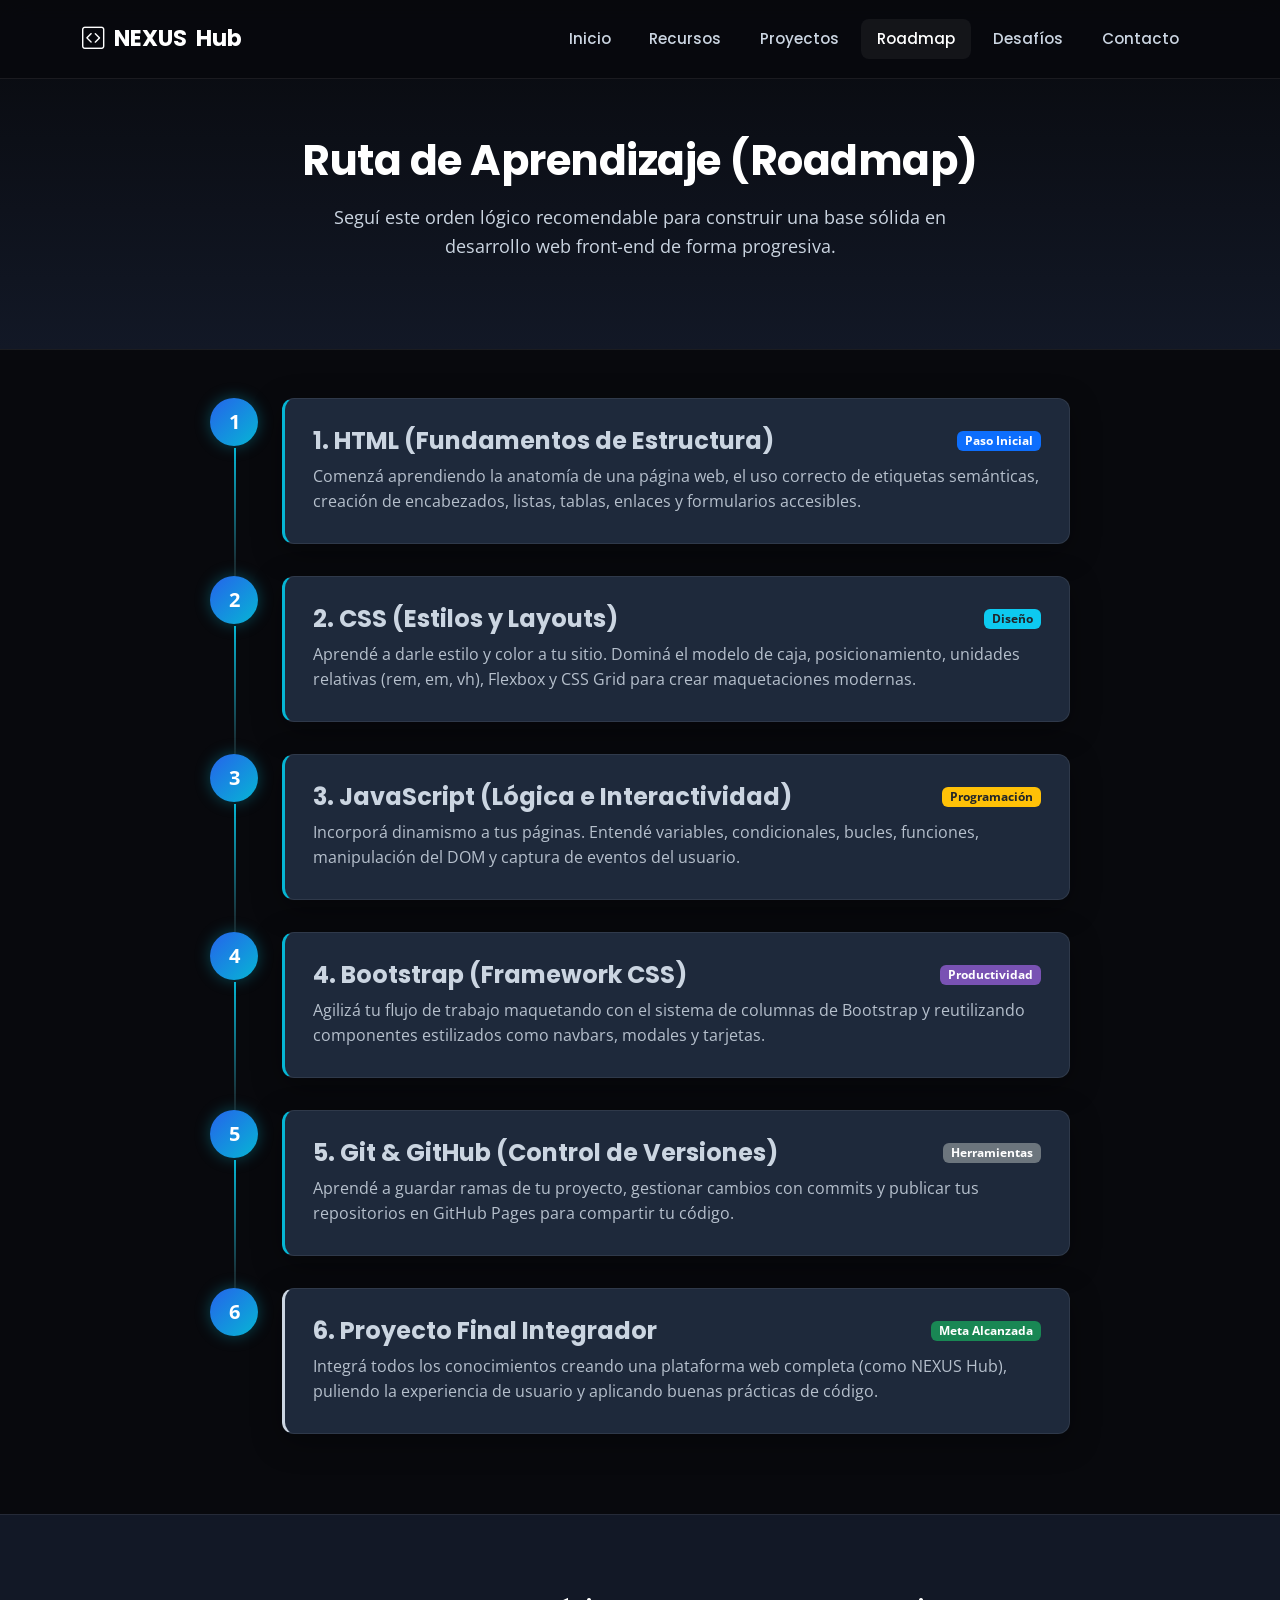
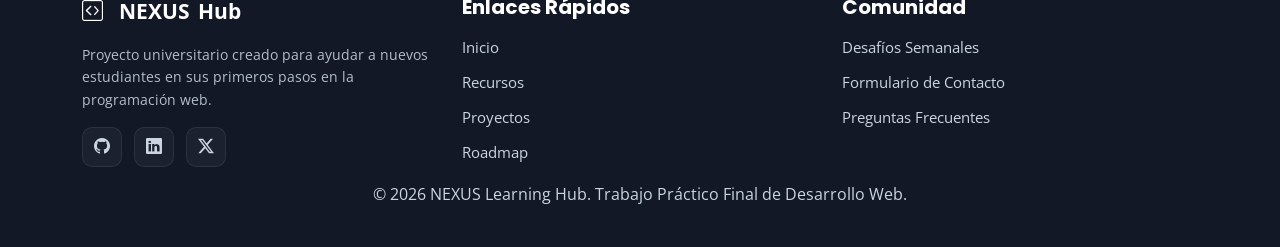
<file: roadmap.html>
<!DOCTYPE html>
<html lang="es">
<head>
  <meta charset="UTF-8">
  <meta name="viewport" content="width=device-width, initial-scale=1.0">
  <meta name="description" content="Ruta de aprendizaje paso a paso para convertirse en Desarrollador Web Front-End. Guía completa para principiantes.">
  <title>NEXUS Learning Hub | Roadmap</title>

  <!-- Bootstrap 5 CSS CDN -->
  <link href="https://cdn.jsdelivr.net/npm/bootstrap@5.3.2/dist/css/bootstrap.min.css" rel="stylesheet">
  <!-- Bootstrap Icons CDN -->
  <link href="https://cdn.jsdelivr.net/npm/bootstrap-icons@1.11.3/font/bootstrap-icons.min.css" rel="stylesheet">

  <!-- Estilos Personalizados -->
  <link rel="stylesheet" href="css/style.css">
  <link rel="stylesheet" href="css/responsive.css">
</head>
<body>

  <!-- NAV BAR -->
  <nav class="navbar navbar-expand-lg navbar-nexus fixed-top" data-bs-theme="dark">
    <div class="container">
      <a class="navbar-brand" href="index.html">
        <i class="bi bi-code-square"></i> NEXUS<span>Hub</span>
      </a>
      <button class="navbar-toggler" type="button" data-bs-toggle="collapse" data-bs-target="#nexusNavbar" aria-controls="nexusNavbar" aria-expanded="false" aria-label="Toggle navigation">
        <span class="navbar-toggler-icon"></span>
      </button>

      <div class="collapse navbar-collapse" id="nexusNavbar">
        <ul class="navbar-nav ms-auto mb-2 mb-lg-0">
          <li class="nav-item">
            <a class="nav-link" href="index.html">Inicio</a>
          </li>
          <li class="nav-item">
            <a class="nav-link" href="recursos.html">Recursos</a>
          </li>
          <li class="nav-item">
            <a class="nav-link" href="proyectos.html">Proyectos</a>
          </li>
          <li class="nav-item">
            <a class="nav-link active" href="roadmap.html">Roadmap</a>
          </li>
          <li class="nav-item">
            <a class="nav-link" href="desafios.html">Desafíos</a>
          </li>
          <li class="nav-item">
            <a class="nav-link" href="contacto.html">Contacto</a>
          </li>
        </ul>
      </div>
    </div>
  </nav>

  <!-- HEADER SECCIÓN -->
  <header class="page-header">
    <div class="container">
      <h1 class="page-title">Ruta de Aprendizaje (Roadmap)</h1>
      <p class="page-subtitle">
        Seguí este orden lógico recomendable para construir una base sólida en desarrollo web front-end de forma progresiva.
      </p>
    </div>
  </header>

  <!-- LÍNEA DE APRENDIZAJE VISUAL -->
  <section class="py-5">
    <div class="container">
      <div class="roadmap-container">
        
        <!-- Paso 1: HTML -->
        <div class="roadmap-step reveal-on-scroll">
          <div class="roadmap-number">1</div>
          <div class="roadmap-content">
            <div class="d-flex align-items-center justify-content-between mb-2">
              <h3 class="h4 fw-bold mb-0">1. HTML (Fundamentos de Estructura)</h3>
              <span class="badge bg-primary">Paso Inicial</span>
            </div>
            <p class="text-muted mb-0">
              Comenzá aprendiendo la anatomía de una página web, el uso correcto de etiquetas semánticas, creación de encabezados, listas, tablas, enlaces y formularios accesibles.
            </p>
          </div>
        </div>

        <!-- Paso 2: CSS -->
        <div class="roadmap-step reveal-on-scroll">
          <div class="roadmap-number">2</div>
          <div class="roadmap-content">
            <div class="d-flex align-items-center justify-content-between mb-2">
              <h3 class="h4 fw-bold mb-0">2. CSS (Estilos y Layouts)</h3>
              <span class="badge bg-info text-dark">Diseño</span>
            </div>
            <p class="text-muted mb-0">
              Aprendé a darle estilo y color a tu sitio. Dominá el modelo de caja, posicionamiento, unidades relativas (rem, em, vh), Flexbox y CSS Grid para crear maquetaciones modernas.
            </p>
          </div>
        </div>

        <!-- Paso 3: JavaScript -->
        <div class="roadmap-step reveal-on-scroll">
          <div class="roadmap-number">3</div>
          <div class="roadmap-content">
            <div class="d-flex align-items-center justify-content-between mb-2">
              <h3 class="h4 fw-bold mb-0">3. JavaScript (Lógica e Interactividad)</h3>
              <span class="badge bg-warning text-dark">Programación</span>
            </div>
            <p class="text-muted mb-0">
              Incorporá dinamismo a tus páginas. Entendé variables, condicionales, bucles, funciones, manipulación del DOM y captura de eventos del usuario.
            </p>
          </div>
        </div>

        <!-- Paso 4: Bootstrap -->
        <div class="roadmap-step reveal-on-scroll">
          <div class="roadmap-number">4</div>
          <div class="roadmap-content">
            <div class="d-flex align-items-center justify-content-between mb-2">
              <h3 class="h4 fw-bold mb-0">4. Bootstrap (Framework CSS)</h3>
              <span class="badge bg-purple text-white" style="background-color: #7952b3;">Productividad</span>
            </div>
            <p class="text-muted mb-0">
              Agilizá tu flujo de trabajo maquetando con el sistema de columnas de Bootstrap y reutilizando componentes estilizados como navbars, modales y tarjetas.
            </p>
          </div>
        </div>

        <!-- Paso 5: Git -->
        <div class="roadmap-step reveal-on-scroll">
          <div class="roadmap-number">5</div>
          <div class="roadmap-content">
            <div class="d-flex align-items-center justify-content-between mb-2">
              <h3 class="h4 fw-bold mb-0">5. Git & GitHub (Control de Versiones)</h3>
              <span class="badge bg-secondary">Herramientas</span>
            </div>
            <p class="text-muted mb-0">
              Aprendé a guardar ramas de tu proyecto, gestionar cambios con commits y publicar tus repositorios en GitHub Pages para compartir tu código.
            </p>
          </div>
        </div>

        <!-- Paso 6: Proyecto Final -->
        <div class="roadmap-step reveal-on-scroll">
          <div class="roadmap-number" style="background-color: var(--accent-green);">6</div>
          <div class="roadmap-content" style="border-left-color: var(--accent-green);">
            <div class="d-flex align-items-center justify-content-between mb-2">
              <h3 class="h4 fw-bold mb-0">6. Proyecto Final Integrador</h3>
              <span class="badge bg-success">Meta Alcanzada</span>
            </div>
            <p class="text-muted mb-0">
              Integrá todos los conocimientos creando una plataforma web completa (como NEXUS Hub), puliendo la experiencia de usuario y aplicando buenas prácticas de código.
            </p>
          </div>
        </div>

      </div>
    </div>
  </section>

  <!-- BOTÓN VOLVER ARRIBA -->
  <button id="btn-top" title="Volver arriba">
    <i class="bi bi-arrow-up"></i>
  </button>

  <!-- FOOTER -->
  <footer class="footer-nexus">
    <div class="container">
      <div class="row gy-4">
        <div class="col-lg-4">
          <a href="index.html" class="footer-brand">
            <i class="bi bi-code-square me-2"></i>NEXUS<span>Hub</span>
          </a>
          <p class="small text-muted mb-3">
            Proyecto universitario creado para ayudar a nuevos estudiantes en sus primeros pasos en la programación web.
          </p>
          <div>
            <a href="#" class="social-icon-btn"><i class="bi bi-github"></i></a>
            <a href="#" class="social-icon-btn"><i class="bi bi-linkedin"></i></a>
            <a href="#" class="social-icon-btn"><i class="bi bi-twitter-x"></i></a>
          </div>
        </div>

        <div class="col-6 col-lg-4">
          <h5 class="text-white fw-bold mb-3">Enlaces Rápidos</h5>
          <ul class="footer-links">
            <li><a href="index.html">Inicio</a></li>
            <li><a href="recursos.html">Recursos</a></li>
            <li><a href="proyectos.html">Proyectos</a></li>
            <li><a href="roadmap.html">Roadmap</a></li>
          </ul>
        </div>

        <div class="col-6 col-lg-4">
          <h5 class="text-white fw-bold mb-3">Comunidad</h5>
          <ul class="footer-links">
            <li><a href="desafios.html">Desafíos Semanales</a></li>
            <li><a href="contacto.html">Formulario de Contacto</a></li>
            <li><a href="#">Preguntas Frecuentes</a></li>
          </ul>
        </div>
      </div>

      <div class="footer-bottom text-center">
        <p class="mb-0">&copy; 2026 NEXUS Learning Hub. Trabajo Práctico Final de Desarrollo Web.</p>
      </div>
    </div>
  </footer>

  <!-- Bootstrap 5 JS Bundle CDN -->
  <script src="https://cdn.jsdelivr.net/npm/bootstrap@5.3.2/dist/js/bootstrap.bundle.min.js"></script>
  <!-- JavaScript Personalizado -->
  <script src="js/main.js"></script>
</body>
</html>
</file>
<file: css/style.css>
/* --- Importación de Fuentes Google Fonts --- */
@import url('https://fonts.googleapis.com/css2?family=Open+Sans:wght@400;500;600&family=Poppins:wght@500;600;700&display=swap');

:root {
  /* Paleta de colores Principales*/
  --bg-main: #08090D;
  --bg-secondary: #121826;
  --bg-card: #1E293B;
  --primary-blue: #2563EB;
  --accent-cyan: #06B6D4;
  --accent-light-blue: #38BDF8;
  --text-primary: #ffffff;
  --text-secondary: #CBD5E1;
  --border-subtle: rgba(255, 255, 255, 0.08);
  --shadow-dark: 0 8px 30px rgba(0, 0, 0, 0.35);
  --shadow-hover: 0 12px 35px rgba(6, 182, 212, 0.15);

  /* Tipografías */
  --font-heading: 'Poppins', sans-serif;
  --font-body: 'Open Sans', sans-serif;

  /* Bordes y Transiciones */
  --border-radius-card: 12px;
  --border-radius-btn: 8px;
  --transition-smooth: all 0.3s cubic-bezier(0.4, 0, 0.2, 1);
}

/* --- Resets y Estilos Globales --- */
* {
  margin: 0;
  padding: 0;
  box-sizing: border-box;
}

body {
  font-family: var(--font-body);
  color: var(--text-secondary);
  background-color: var(--bg-main);
  line-height: 1.6;
  overflow-x: hidden;
}

h1, h2, h3, h4, h5, h6, .navbar-brand {
  font-family: var(--font-heading);
  color: var(--text-primary);
  font-weight: 600;
}

a {
  text-decoration: none;
  transition: var(--transition-smooth);
}

/* Espaciado amplio e inspirador entre secciones */
section {
  padding: 6rem 0;
}

/* --- Texto con Gradiente --- */
.gradient-text {
  background: linear-gradient(135deg, var(--primary-blue) 0%, var(--accent-cyan) 100%);
  
  -webkit-text-fill-color: transparent;
}

/* --- Navbar Fija con Glassmorphism Sutil --- */
.navbar-nexus {
  background-color: rgba(8, 9, 13, 0.85);
  backdrop-filter: blur(16px);
  -webkit-backdrop-filter: blur(16px);
  border-bottom: 1px solid var(--border-subtle);
  padding: 1rem 0;
  transition: var(--transition-smooth);
}

.navbar-brand {
  font-size: 1.4rem;
  font-weight: 700;
  color: var(--text-primary) !important;
  display: flex;
  align-items: center;
  gap: 0.6rem;
}

.navbar-brand .brand-logo {
  width: 32px;
  height: 32px;
  background: linear-gradient(135deg, var(--primary-blue), var(--accent-cyan));
  border-radius: 8px;
  display: flex;
  align-items: center;
  justify-content: center;
  color: #fff;
  font-size: 1.1rem;
}

.nav-link {
  font-family: var(--font-heading);
  font-size: 0.95rem;
  font-weight: 500;
  color: var(--text-secondary) !important;
  margin: 0 0.2rem;
  padding: 0.5rem 1rem !important;
  border-radius: var(--border-radius-btn);
  transition: var(--transition-smooth);
}

.nav-link:hover, .nav-link.active {
  color: var(--text-primary) !important;
  background-color: rgba(255, 255, 255, 0.05);
}

/* --- Hero Section --- */
.hero-section {
  padding: 9rem 0 6rem 0;
  background: linear-gradient(180deg, var(--bg-main) 0%, var(--bg-secondary) 100%);
  position: relative;
  border-bottom: 1px solid var(--border-subtle);
}

/* --- Header Unificado para Subpáginas (Dark Mode) --- */
.page-header {
  padding: 8.5rem 0 4.5rem 0;
  background: linear-gradient(180deg, var(--bg-main) 0%, var(--bg-secondary) 100%);
  position: relative;
  border-bottom: 1px solid var(--border-subtle);
  text-align: center;
}

.page-header h1,
.page-header .page-title {
  font-size: 2.6rem;
  font-weight: 700;
  color: var(--text-primary);
  margin-bottom: 1rem;
  letter-spacing: -0.5px;
}

.page-header p,
.page-header .page-subtitle,
.page-header .lead {
  color: var(--text-secondary) !important;
  font-size: 1.15rem;
  max-width: 680px;
  margin-left: auto;
  margin-right: auto;
  line-height: 1.6;
}

.hero-slogan {
  display: inline-block;
  font-size: 0.85rem;
  font-weight: 600;
  text-transform: uppercase;
  letter-spacing: 2px;
  color: var(--accent-cyan);
  background-color: rgba(6, 182, 212, 0.1);
  padding: 0.4rem 1rem;
  border-radius: 50px;
  border: 1px solid rgba(6, 182, 212, 0.2);
  margin-bottom: 1.5rem;
}

.hero-title {
  font-size: 3rem;
  font-weight: 700;
  line-height: 1.2;
  margin-bottom: 1.5rem;
  letter-spacing: -0.5px;
}

.highlight {
  background: linear-gradient(135deg, var(--accent-light-blue) 0%, var(--accent-cyan) 50%, var(--primary-blue) 100%);
  -webkit-background-clip: text;
  -webkit-text-fill-color: transparent;
  display: inline;
}

/* ==================================================================
   ANTIGRAVITY CONTAINER & 3D CURSOR INTERACTION
   Inspirado en antigravity.google: inclinación 3D, magnetismo cero gravedad,
   destello de luz dinámico (glare) y flotación orbital en capas
================================================================== */

.hero-img-container {
  display: flex;
  justify-content: center;
  align-items: center;
  perspective: 1200px;
  position: relative;
}

.antigravity-scene {
  width: 100%;
  max-width: 580px;
  perspective: 1200px;
  position: relative;
  padding: 1.5rem 1rem;
}

.antigravity-card {
  position: relative;
  background: linear-gradient(145deg, rgba(26, 36, 56, 0.95) 0%, rgba(14, 20, 33, 0.98) 100%);
  border: 1px solid rgba(56, 189, 248, 0.22);
  border-radius: 16px;
  box-shadow: 0 20px 50px -10px rgba(0, 0, 0, 0.7),
              0 0 35px rgba(6, 182, 212, 0.15),
              inset 0 1px 0 rgba(255, 255, 255, 0.1);
  transform-style: preserve-3d;
  will-change: transform;
  transition: transform 0.25s cubic-bezier(0.2, 0.8, 0.2, 1), box-shadow 0.3s ease;
  overflow: visible;
  cursor: grab;
}

.antigravity-scene:not(.antigravity-active) .antigravity-card {
  animation: antigravityFloat 6s ease-in-out infinite alternate;
}

@keyframes antigravityFloat {
  0% {
    transform: translateY(0px) rotateX(1.5deg) rotateY(-1.5deg);
  }
  50% {
    transform: translateY(-10px) rotateX(-2deg) rotateY(2deg);
  }
  100% {
    transform: translateY(0px) rotateX(1.5deg) rotateY(-1.5deg);
  }
}

.antigravity-scene.antigravity-active .antigravity-card {
  animation: none;
  box-shadow: 0 30px 60px -12px rgba(0, 0, 0, 0.8),
              0 0 50px rgba(6, 182, 212, 0.3),
              inset 0 1px 0 rgba(255, 255, 255, 0.2);
}

/* Destello de luz dinámico (Spotlight Glare) */
.card-glare {
  position: absolute;
  inset: 0;
  border-radius: inherit;
  pointer-events: none;
  z-index: 5;
  opacity: 0;
  transition: opacity 0.3s ease;
  mix-blend-mode: overlay;
  overflow: hidden;
}

.antigravity-scene.antigravity-active .card-glare,
.custom-card.antigravity-active .card-glare {
  opacity: 1;
}

/* Header de la ventana del IDE */
.ide-window-header {
  display: flex;
  align-items: center;
  justify-content: space-between;
  padding: 0.9rem 1.25rem;
  background: rgba(10, 14, 23, 0.8);
  border-top-left-radius: 16px;
  border-top-right-radius: 16px;
  border-bottom: 1px solid rgba(255, 255, 255, 0.07);
  transform: translateZ(10px);
}

.ide-dots {
  display: flex;
  gap: 7px;
  align-items: center;
}

.ide-dots .dot {
  width: 11px;
  height: 11px;
  border-radius: 50%;
  display: inline-block;
}

.ide-dots .dot-red { background-color: #EF4444; box-shadow: 0 0 8px rgba(239, 68, 68, 0.4); }
.ide-dots .dot-yellow { background-color: #F59E0B; box-shadow: 0 0 8px rgba(245, 158, 11, 0.4); }
.ide-dots .dot-green { background-color: #10B981; box-shadow: 0 0 8px rgba(16, 185, 129, 0.4); }

.ide-tab {
  font-family: var(--font-heading);
  font-size: 0.82rem;
  color: var(--text-secondary);
  background: rgba(255, 255, 255, 0.05);
  padding: 0.3rem 0.9rem;
  border-radius: 6px;
  border: 1px solid rgba(255, 255, 255, 0.06);
  display: flex;
  align-items: center;
}

.ide-status {
  font-size: 0.75rem;
  color: var(--accent-cyan);
  display: flex;
  align-items: center;
  gap: 6px;
  font-weight: 500;
  letter-spacing: 0.3px;
}

.status-pulse {
  width: 7px;
  height: 7px;
  background-color: var(--accent-cyan);
  border-radius: 50%;
  display: inline-block;
  box-shadow: 0 0 8px var(--accent-cyan);
  animation: pulseCyan 2s infinite;
}

@keyframes pulseCyan {
  0%, 100% { opacity: 1; transform: scale(1); }
  50% { opacity: 0.4; transform: scale(0.85); }
}

/* Cuerpo del editor de código */
.ide-body {
  display: flex;
  padding: 1.25rem 1.4rem;
  font-family: 'Consolas', 'Courier New', monospace;
  font-size: 0.88rem;
  line-height: 1.7;
  overflow-x: auto;
  transform: translateZ(18px);
}

.ide-line-numbers {
  display: flex;
  flex-direction: column;
  color: #475569;
  user-select: none;
  padding-right: 1.25rem;
  text-align: right;
  border-right: 1px solid rgba(255, 255, 255, 0.07);
  font-size: 0.82rem;
}

.ide-code {
  margin: 0;
  padding-left: 1.25rem;
  color: #E2E8F0;
  background: transparent;
  flex: 1;
}

.token-keyword { color: #F43F5E; font-weight: 600; }
.token-var { color: #38BDF8; font-weight: 500; }
.token-prop { color: #94A3B8; }
.token-string { color: #34D399; }
.token-func { color: #A78BFA; }
.token-comment { color: #64748B; font-style: italic; }

/* Barra inferior del IDE */
.ide-footer-preview {
  display: flex;
  align-items: center;
  justify-content: space-between;
  padding: 0.8rem 1.4rem;
  background: rgba(10, 14, 23, 0.6);
  border-bottom-left-radius: 16px;
  border-bottom-right-radius: 16px;
  border-top: 1px solid rgba(255, 255, 255, 0.06);
  font-size: 0.78rem;
  color: var(--text-secondary);
  transform: translateZ(12px);
}

.preview-mini-pill {
  display: flex;
  align-items: center;
  gap: 5px;
  color: #94A3B8;
}

.stat-badge {
  color: var(--accent-light-blue);
  background: rgba(56, 189, 248, 0.1);
  padding: 0.2rem 0.6rem;
  border-radius: 4px;
  border: 1px solid rgba(56, 189, 248, 0.2);
}

.spin-slow {
  display: inline-block;
  animation: spinSlow 8s linear infinite;
}

@keyframes spinSlow {
  from { transform: rotate(0deg); }
  to { transform: rotate(360deg); }
}

/* ==================================================================
   CHIPS FLOTANTES CON GRAVEDAD CERO (3D PARALLAX ORBITS)
================================================================== */
.floating-orbit {
  position: absolute;
  pointer-events: none;
  z-index: 10;
  transform-style: preserve-3d;
  will-change: transform;
  transition: transform 0.2s cubic-bezier(0.2, 0.8, 0.2, 1);
}

.chip-content {
  display: inline-flex;
  align-items: center;
  gap: 8px;
  padding: 0.5rem 1rem;
  background: rgba(18, 24, 38, 0.85);
  backdrop-filter: blur(12px);
  -webkit-backdrop-filter: blur(12px);
  border: 1px solid rgba(255, 255, 255, 0.12);
  border-radius: 50px;
  color: #FFFFFF;
  font-size: 0.82rem;
  font-weight: 600;
  box-shadow: 0 10px 25px rgba(0, 0, 0, 0.4),
              0 0 15px rgba(6, 182, 212, 0.15);
  white-space: nowrap;
}

.chip-icon {
  font-size: 1.1rem;
}

.html-icon { color: #E34F26; }
.css-icon { color: #1572B6; }
.js-icon { color: #F7DF1E; }
.glow-icon { color: var(--accent-cyan); }

.rocket-chip {
  background: linear-gradient(135deg, rgba(37, 99, 235, 0.85), rgba(6, 182, 212, 0.85));
  border-color: rgba(56, 189, 248, 0.4);
  box-shadow: 0 8px 30px rgba(6, 182, 212, 0.35);
}

/* Posicionamiento orbital de los chips */
.floating-chip-1 {
  top: -18px;
  right: -12px;
}

.floating-chip-2 {
  bottom: 25px;
  right: -24px;
}

.floating-chip-3 {
  bottom: -18px;
  left: 20px;
}

.floating-chip-4 {
  top: 40%;
  left: -28px;
}

/* Soporte Antigravity en las tarjetas .custom-card */
.custom-card[data-antigravity="true"] {
  transform-style: preserve-3d;
  will-change: transform;
}

.custom-card[data-antigravity="true"] .card-icon-wrapper,
.custom-card[data-antigravity="true"] h4,
.custom-card[data-antigravity="true"] p {
  transform: translateZ(20px);
  transition: transform 0.25s ease-out;
}

@media (prefers-reduced-motion: reduce) {
  .antigravity-card,
  .antigravity-scene:not(.antigravity-active) .antigravity-card,
  .floating-orbit,
  .spin-slow,
  .status-pulse {
    animation: none !important;
    transition: none !important;
    transform: none !important;
  }
}

.hero-subtitle {
  font-size: 1.15rem;
  color: var(--text-secondary);
  margin-bottom: 2.5rem;
  max-width: 580px;
}

p {
  color: var(--text-secondary);
}

.text-muted {
  color: var(--text-secondary) !important;
  opacity: 0.88;
}

/* --- Botones Estilo Vercel/Linear --- */
.btn-nexus-primary {
  background: linear-gradient(135deg, var(--primary-blue) 0%, var(--accent-cyan) 100%);
  color: var(--text-primary);
  font-family: var(--font-heading);
  font-weight: 600;
  padding: 0.8rem 1.8rem;
  border-radius: var(--border-radius-btn);
  border: none;
  box-shadow: 0 4px 20px rgba(6, 182, 212, 0.25);
  transition: var(--transition-smooth);
}

.btn-nexus-primary:hover {
  opacity: 0.95;
  color: var(--text-primary);
  transform: translateY(-2px);
  box-shadow: 0 6px 25px rgba(6, 182, 212, 0.35);
}

.btn-nexus-outline {
  background-color: rgba(255, 255, 255, 0.03);
  color: var(--text-primary);
  font-family: var(--font-heading);
  font-weight: 500;
  padding: 0.8rem 1.8rem;
  border-radius: var(--border-radius-btn);
  border: 1px solid var(--border-subtle);
  transition: var(--transition-smooth);
}

.btn-nexus-outline:hover {
  background-color: rgba(255, 255, 255, 0.08);
  color: var(--text-primary);
  border-color: rgba(255, 255, 255, 0.2);
  transform: translateY(-2px);
}

/* --- Tarjetas Estilo Dark Modern (12px rounded, bordes sutiles) --- */
.custom-card {
  background-color: var(--bg-card);
  border-radius: var(--border-radius-card);
  border: 1px solid var(--border-subtle);
  box-shadow: var(--shadow-dark);
  padding: 2rem;
  height: 100%;
  transition: var(--transition-smooth);
  display: flex;
  flex-direction: column;
  position: relative;
  overflow: hidden;
}

.custom-card:hover {
  transform: translateY(-4px);
  border-color: rgba(6, 182, 212, 0.3);
  box-shadow: var(--shadow-hover);
}

.card-icon-wrapper {
  width: 52px;
  height: 52px;
  border-radius: 10px;
  background: rgba(255, 255, 255, 0.04);
  border: 1px solid var(--border-subtle);
  color: var(--accent-cyan);
  display: flex;
  align-items: center;
  justify-content: center;
  font-size: 1.5rem;
  margin-bottom: 1.5rem;
}

/* Badges de Nivel */
.badge-nivel {
  font-size: 0.75rem;
  font-weight: 600;
  padding: 0.35rem 0.75rem;
  border-radius: 50px;
  text-transform: uppercase;
  letter-spacing: 0.5px;
  display: inline-block;
}

.badge-principiante {
  background-color: rgba(34, 197, 94, 0.15);
  color: #4ADE80;
  border: 1px solid rgba(34, 197, 94, 0.3);
}

.badge-intermedio {
  background-color: rgba(6, 182, 212, 0.15);
  color: var(--accent-cyan);
  border: 1px solid rgba(6, 182, 212, 0.3);
}

/* --- Buscador de Recursos --- */
.search-box-container {
  max-width: 500px;
  margin: 0 auto 3rem auto;
  position: relative;
}

.search-input-nexus {
  background-color: var(--bg-card);
  border: 1px solid var(--border-subtle);
  border-radius: var(--border-radius-card);
  color: var(--text-primary);
  padding: 0.9rem 1.2rem 0.9rem 3rem;
  font-size: 1rem;
  width: 100%;
  transition: var(--transition-smooth);
}

.search-input-nexus:focus {
  background-color: var(--bg-card);
  border-color: var(--accent-cyan);
  box-shadow: 0 0 0 4px rgba(6, 182, 212, 0.15);
  outline: none;
  color: var(--text-primary);
}

.search-icon {
  position: absolute;
  left: 1.2rem;
  top: 50%;
  transform: translateY(-50%);
  color: var(--text-secondary);
  font-size: 1.1rem;
}

/* --- Tarjeta Grande Proyecto Destacado / Consejo del Día --- */
.featured-card {
  background: linear-gradient(135deg, #1E293B 0%, #121826 100%);
  border: 1px solid var(--border-subtle);
  border-radius: var(--border-radius-card);
  padding: 3rem;
  box-shadow: var(--shadow-dark);
}

/* --- Roadmap Timeline Oscuro --- */
.roadmap-timeline {
  position: relative;
  max-width: 850px;
  margin: 0 auto;
}

.roadmap-item {
  display: flex;
  gap: 1.5rem;
  margin-bottom: 2.5rem;
  position: relative;
}

.roadmap-item:not(:last-child)::after {
  content: '';
  position: absolute;
  top: 55px;
  left: 24px;
  width: 2px;
  height: calc(100% + 0.5rem);
  background: linear-gradient(180deg, var(--accent-cyan) 0%, rgba(255,255,255,0.05) 100%);
  z-index: 1;
}

.roadmap-icon-node {
  width: 50px;
  height: 50px;
  border-radius: 50%;
  background-color: var(--bg-card);
  border: 2px solid var(--accent-cyan);
  color: var(--accent-cyan);
  display: flex;
  align-items: center;
  justify-content: center;
  font-size: 1.25rem;
  flex-shrink: 0;
  z-index: 2;
  box-shadow: 0 0 15px rgba(6, 182, 212, 0.2);
}

.roadmap-card-body {
  background-color: var(--bg-card);
  border: 1px solid var(--border-subtle);
  border-radius: var(--border-radius-card);
  padding: 1.75rem;
  flex-grow: 1;
}

.progress-nexus {
  height: 6px;
  background-color: rgba(255, 255, 255, 0.05);
  border-radius: 10px;
  overflow: hidden;
}

.progress-bar-nexus {
  background: linear-gradient(90deg, var(--primary-blue), var(--accent-cyan));
  height: 100%;
  border-radius: 10px;
}

/* --- Formulario de Contacto Dark --- */
.form-control-dark {
  background-color: rgba(255, 255, 255, 0.03);
  border: 1px solid var(--border-subtle);
  border-radius: var(--border-radius-btn);
  color: var(--text-primary);
  padding: 0.8rem 1rem;
  transition: var(--transition-smooth);
}

.form-control-dark:focus {
  background-color: rgba(255, 255, 255, 0.06);
  border-color: var(--accent-cyan);
  box-shadow: 0 0 0 4px rgba(6, 182, 212, 0.15);
  color: var(--text-primary);
  outline: none;
}

/* --- Botón Volver Arriba --- */
#btn-top {
  position: fixed;
  bottom: 30px;
  right: 30px;
  width: 46px;
  height: 46px;
  border-radius: 50%;
  background: linear-gradient(135deg, var(--primary-blue), var(--accent-cyan));
  color: var(--text-primary);
  border: none;
  box-shadow: 0 4px 20px rgba(6, 182, 212, 0.3);
  display: flex;
  align-items: center;
  justify-content: center;
  font-size: 1.2rem;
  cursor: pointer;
  opacity: 0;
  visibility: hidden;
  transition: var(--transition-smooth);
  z-index: 1000;
}

#btn-top.show {
  opacity: 1;
  visibility: visible;
}

#btn-top:hover {
  transform: translateY(-3px);
}

/* --- Scroll Reveal --- */
.reveal-on-scroll {
  opacity: 0;
  transform: translateY(24px);
  transition: opacity 0.6s ease-out, transform 0.6s ease-out;
}

.reveal-on-scroll.visible {
  opacity: 1;
  transform: translateY(0);
}

/* --- Footer Oscuro Estilo GitHub/Supabase --- */
.footer-nexus {
  background-color: var(--bg-secondary);
  border-top: 1px solid var(--border-subtle);
  padding: 5rem 0 2.5rem 0;
}

.footer-brand {
  color: var(--text-primary) !important;
  font-size: 1.3rem;
  font-weight: 700;
  margin-bottom: 1rem;
  display: flex;
  align-items: center;
  gap: 0.5rem;
}

.footer-links {
  list-style: none;
  padding: 0;
}

.footer-links li {
  margin-bottom: 0.6rem;
}

.footer-links a {
  color: var(--text-secondary);
  font-size: 0.95rem;
}

.footer-links a:hover {
  color: var(--accent-cyan);
}

.social-icon-btn {
  width: 40px;
  height: 40px;
  border-radius: 10px;
  background-color: rgba(255, 255, 255, 0.04);
  border: 1px solid var(--border-subtle);
  color: var(--text-secondary);
  display: inline-flex;
  align-items: center;
  justify-content: center;
  margin-right: 0.5rem;
  transition: var(--transition-smooth);
}

.social-icon-btn:hover {
  background-color: var(--accent-cyan);
  color: var(--bg-main);
  border-color: var(--accent-cyan);
  transform: translateY(-2px);
}

/* ==================================================================
   COMPONENTES DARK MODE PARA SUBPÁGINAS
   Asegura contraste, visibilidad y legibilidad perfecta en todas las vistas
================================================================== */

/* --- Formulario y Card de Contacto (contacto.html) --- */
.contact-card {
  background-color: var(--bg-card);
  border: 1px solid var(--border-subtle);
  border-radius: var(--border-radius-card);
  padding: 2.5rem;
  box-shadow: var(--shadow-dark);
}

.form-control-nexus {
  background-color: rgba(255, 255, 255, 0.04);
  border: 1px solid var(--border-subtle);
  border-radius: var(--border-radius-btn);
  color: var(--text-primary);
  padding: 0.8rem 1rem;
  transition: var(--transition-smooth);
}

.form-control-nexus:focus {
  background-color: rgba(255, 255, 255, 0.07);
  border-color: var(--accent-cyan);
  box-shadow: 0 0 0 4px rgba(6, 182, 212, 0.15);
  color: var(--text-primary);
  outline: none;
}

.form-control-nexus::placeholder {
  color: #64748B;
}

.form-label {
  color: var(--text-primary);
}

/* --- Modales Dark Mode (recursos.html) --- */
.modal-content {
  background-color: var(--bg-card) !important;
  border: 1px solid var(--border-subtle) !important;
  border-radius: var(--border-radius-card) !important;
  color: var(--text-secondary) !important;
  box-shadow: var(--shadow-dark) !important;
}

.modal-header {
  border-bottom: 1px solid var(--border-subtle) !important;
}

.modal-header .modal-title {
  color: var(--text-primary) !important;
}

.modal-body {
  color: var(--text-secondary) !important;
}

.modal-body p {
  color: var(--text-secondary) !important;
}

.modal-body h6 {
  color: var(--accent-cyan) !important;
  font-weight: 600;
  margin-top: 1rem;
}

.modal-body ul {
  padding-left: 1.25rem;
  color: var(--text-secondary);
}

.modal-body code {
  color: var(--accent-light-blue);
  background-color: rgba(56, 189, 248, 0.1);
  padding: 0.15rem 0.4rem;
  border-radius: 4px;
}

.modal-footer {
  border-top: 1px solid var(--border-subtle) !important;
}

.btn-close {
  filter: invert(1) grayscale(100%) brightness(200%);
}

/* --- Roadmap Visual Step (roadmap.html) --- */
.roadmap-container {
  max-width: 860px;
  margin: 0 auto;
  position: relative;
}

.roadmap-step {
  display: flex;
  gap: 1.5rem;
  margin-bottom: 2rem;
  align-items: flex-start;
  position: relative;
}

.roadmap-step:not(:last-child)::after {
  content: '';
  position: absolute;
  top: 50px;
  left: 24px;
  width: 2px;
  height: calc(100% - 16px);
  background: linear-gradient(180deg, var(--accent-cyan) 0%, rgba(255, 255, 255, 0.08) 100%);
  z-index: 1;
}

.roadmap-number {
  width: 48px;
  height: 48px;
  border-radius: 50%;
  background: linear-gradient(135deg, var(--primary-blue), var(--accent-cyan));
  color: #ffffff;
  font-weight: 700;
  font-size: 1.25rem;
  display: flex;
  align-items: center;
  justify-content: center;
  flex-shrink: 0;
  z-index: 2;
  box-shadow: 0 0 15px rgba(6, 182, 212, 0.35);
}

.roadmap-content {
  background-color: var(--bg-card);
  border: 1px solid var(--border-subtle);
  border-left: 3px solid var(--accent-cyan);
  border-radius: var(--border-radius-card);
  padding: 1.75rem;
  flex-grow: 1;
  box-shadow: var(--shadow-dark);
  transition: var(--transition-smooth);
}

.roadmap-content:hover {
  transform: translateX(4px);
  border-color: rgba(6, 182, 212, 0.4);
  box-shadow: var(--shadow-hover);
}

/* --- Catálogo de Proyectos (proyectos.html) --- */
.badge-dificultad {
  font-size: 0.75rem;
  font-weight: 600;
  padding: 0.35rem 0.75rem;
  border-radius: 50px;
  text-transform: uppercase;
  letter-spacing: 0.5px;
  display: inline-block;
}

.badge-tech {
  background-color: rgba(255, 255, 255, 0.06);
  border: 1px solid var(--border-subtle);
  color: var(--accent-light-blue);
  font-size: 0.8rem;
  font-weight: 500;
  padding: 0.35rem 0.7rem;
  border-radius: 6px;
  display: inline-block;
}

.btn-filter.active {
  background: linear-gradient(135deg, var(--primary-blue) 0%, var(--accent-cyan) 100%);
  color: #fff !important;
  border-color: transparent;
}

/* Badges en tarjetas de proyectos */
.custom-card .badge.bg-light.text-dark {
  background-color: rgba(255, 255, 255, 0.08) !important;
  color: var(--accent-light-blue) !important;
  border: 1px solid var(--border-subtle);
  font-weight: 500;
  padding: 0.35rem 0.65rem;
}
</file>
<file: css/responsive.css>
/* --- Dispositivos Móviles (max-width: 767.98px) --- */
@media (max-width: 767.98px) {
  .hero-title {
    font-size: 2.2rem;
  }

  .hero-subtitle {
    font-size: 1rem;
  }

  section {
    padding: 4rem 0;
  }

  .hero-section {
    padding: 7rem 0 4rem 0;
    text-align: center;
  }

  .page-header {
    padding: 6.5rem 1rem 3rem 1rem;
    text-align: center;
  }

  .page-header h1,
  .page-header .page-title {
    font-size: 2rem;
  }

  .page-header p,
  .page-header .page-subtitle {
    font-size: 1rem;
  }

  .contact-card {
    padding: 1.5rem;
  }

  .roadmap-step {
    gap: 1rem;
  }

  .roadmap-number {
    width: 40px;
    height: 40px;
    font-size: 1.1rem;
  }

  .roadmap-step:not(:last-child)::after {
    left: 20px;
  }

  .roadmap-content {
    padding: 1.25rem;
  }

  .hero-subtitle {
    margin-left: auto;
    margin-right: auto;
  }

  .hero-buttons {
    justify-content: center;
  }

  .custom-card {
    padding: 1.5rem;
  }

  .featured-card {
    padding: 1.75rem;
  }

  .roadmap-item {
    gap: 1rem;
  }

  .roadmap-icon-node {
    width: 42px;
    height: 42px;
    font-size: 1.1rem;
  }

  .roadmap-item:not(:last-child)::after {
    left: 20px;
    top: 45px;
  }

  #btn-top {
    bottom: 20px;
    right: 20px;
    width: 42px;
    height: 42px;
  }

  /* Ajustes en móviles */
  .antigravity-scene {
    padding: 1.25rem 0.25rem;
    max-width: 100%;
  }

  .floating-chip-1 {
    top: -12px;
    right: -4px;
  }

  .floating-chip-2 {
    bottom: 15px;
    right: -10px;
  }

  .floating-chip-3 {
    display: none;
  }

  .floating-chip-4 {
    top: 45%;
    left: -12px;
  }

  .chip-content {
    padding: 0.35rem 0.75rem;
    font-size: 0.75rem;
  }

  .ide-body {
    font-size: 0.75rem;
    padding: 1rem 0.8rem;
  }

  .ide-line-numbers {
    padding-right: 0.75rem;
  }

  .ide-code {
    padding-left: 0.75rem;
  }
}

/* --- Menú Desplegable Mobile --- */
@media (max-width: 991.98px) {
  .navbar-collapse {
    background-color: var(--bg-card);
    border: 1px solid var(--border-subtle);
    padding: 1.2rem;
    border-radius: var(--border-radius-card);
    box-shadow: var(--shadow-dark);
    margin-top: 0.75rem;
  }

  .nav-link {
    padding: 0.75rem 1rem !important;
  }
}
</file>
